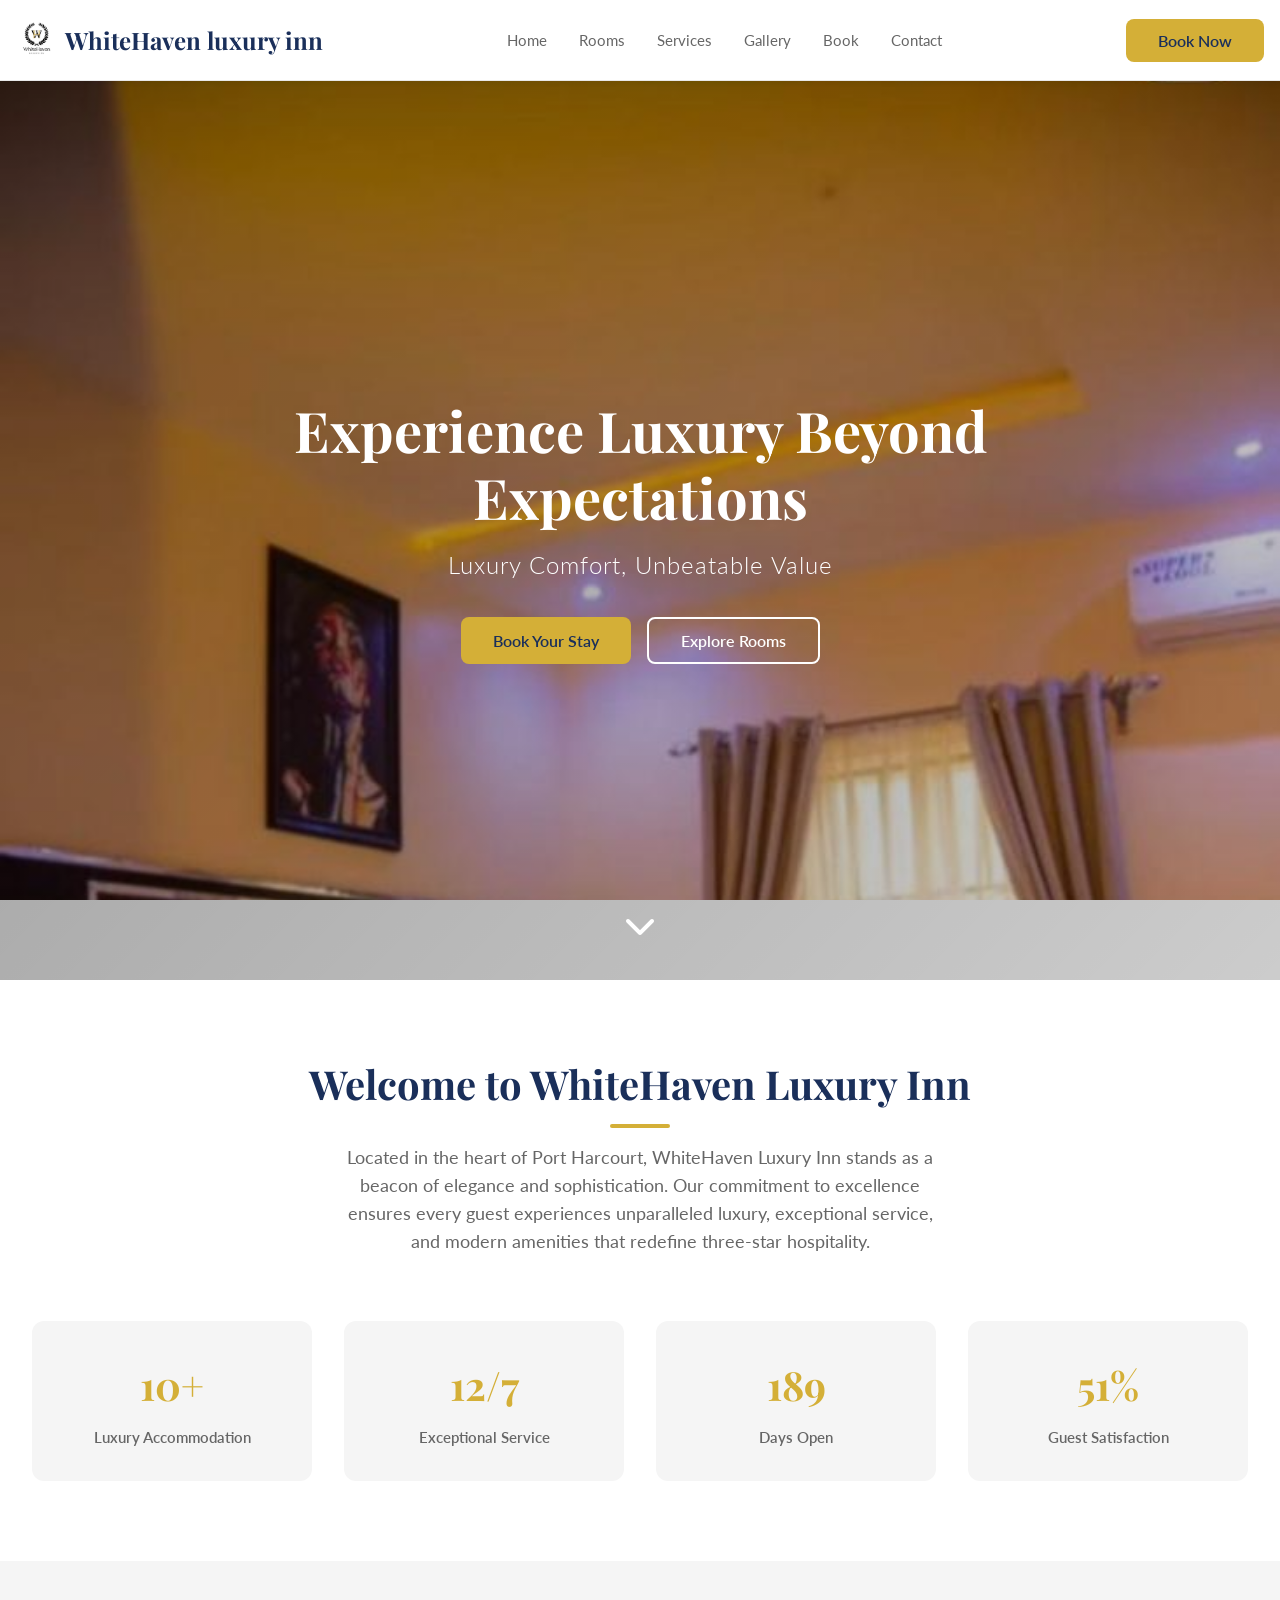
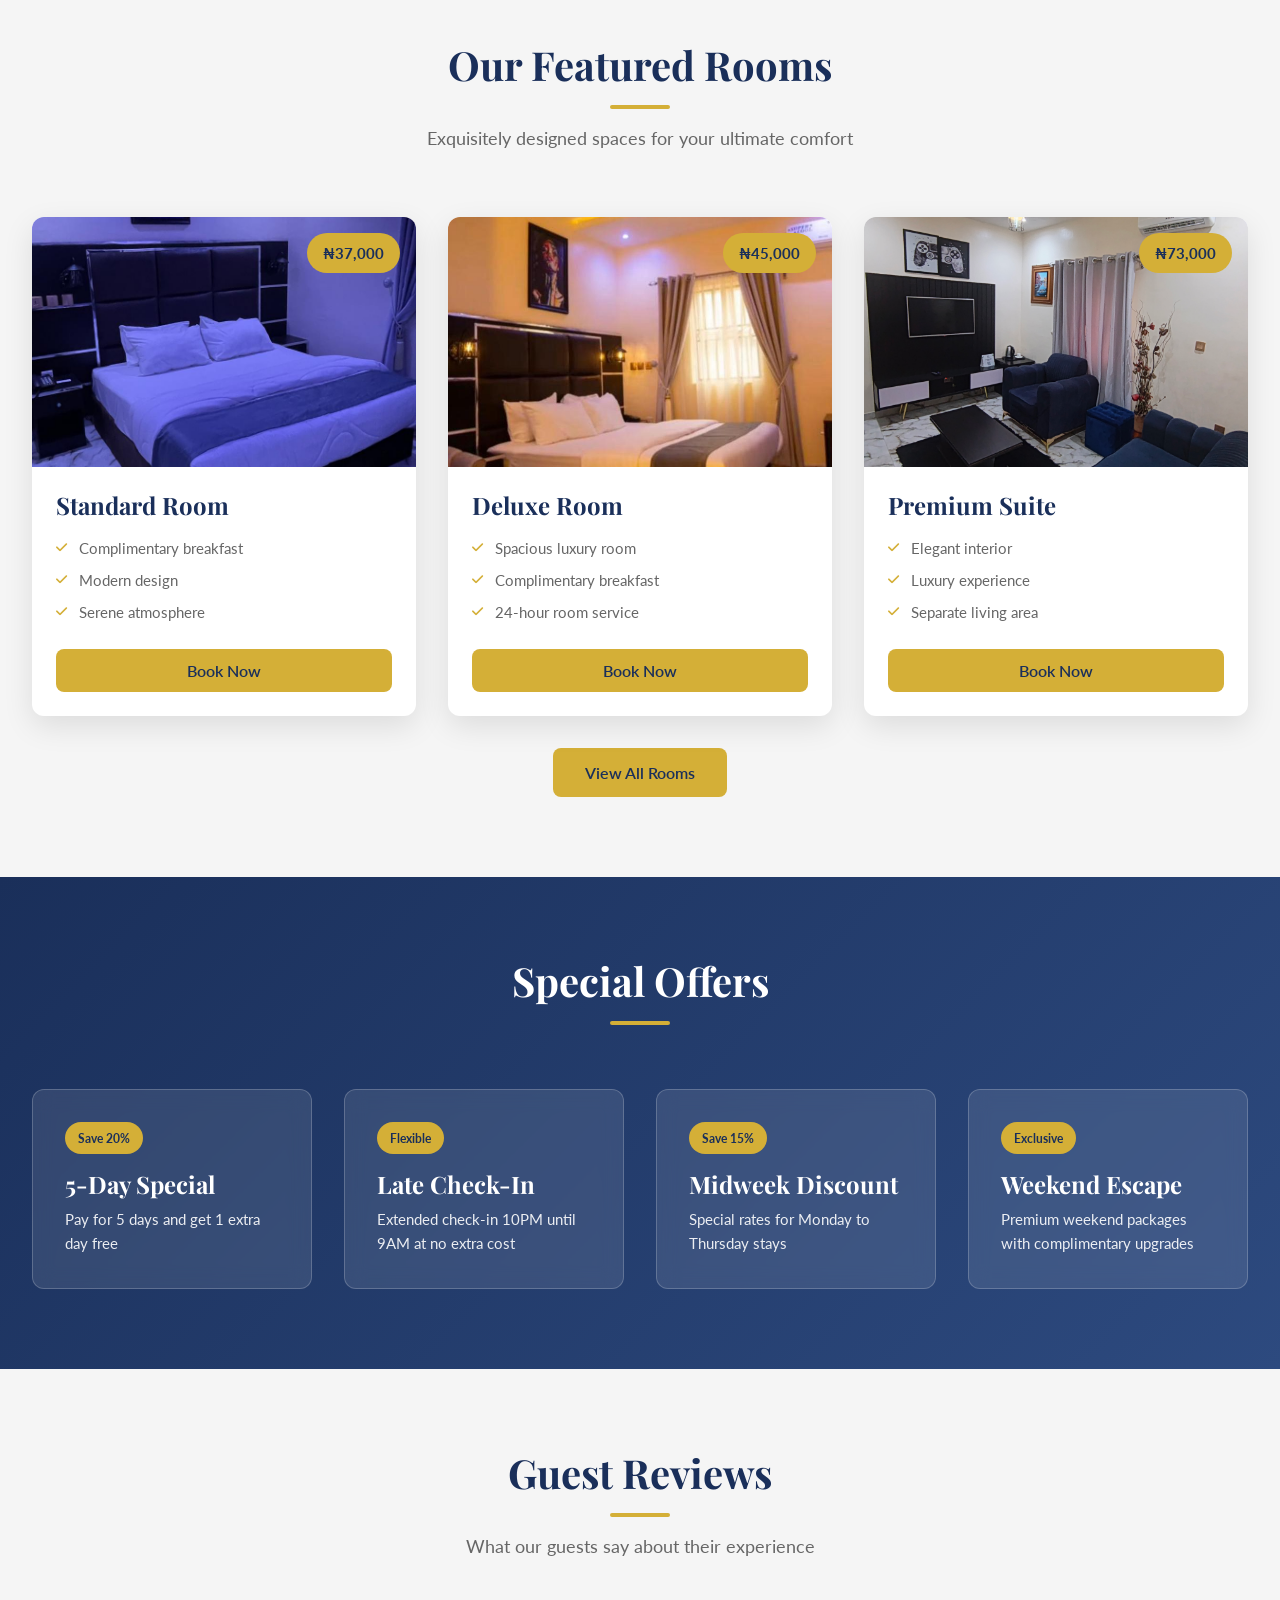
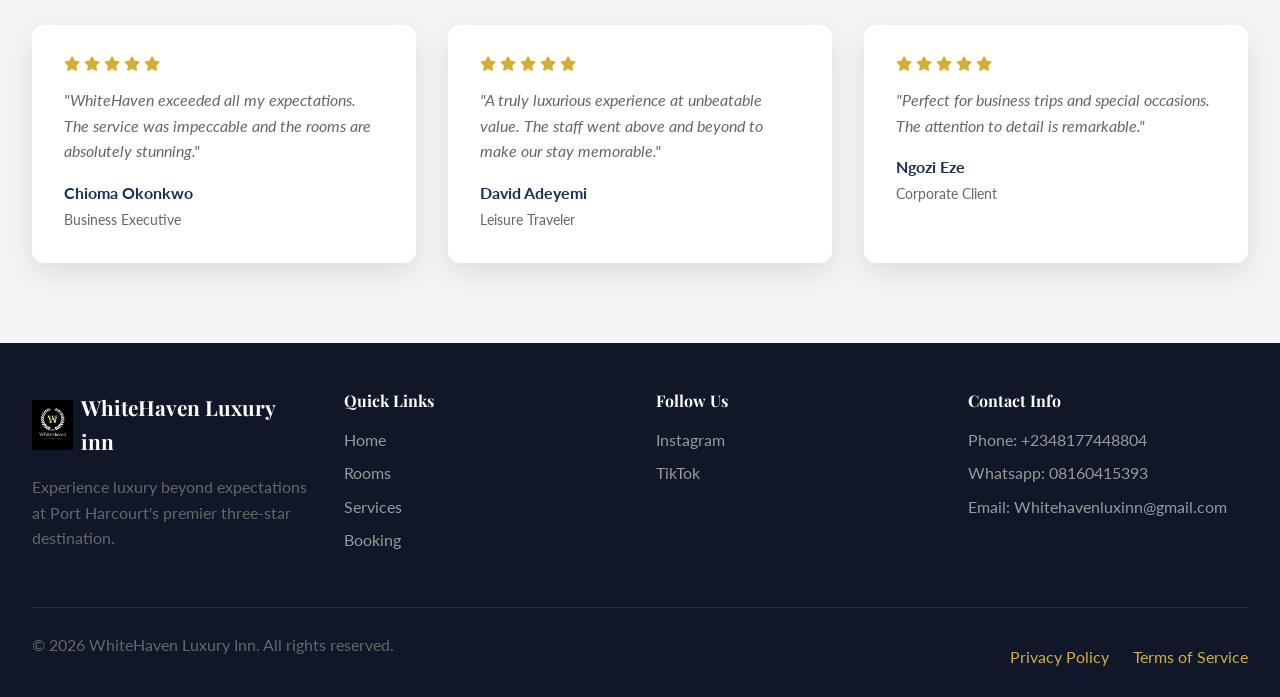
<file: index.html>
<!DOCTYPE html>
<html lang="en">
<head>
    <meta charset="UTF-8">
    <meta name="viewport" content="width=device-width, initial-scale=1.0">
    <title>WhiteHaven Luxury Inn - Premium Five-Star Hotel</title>
    <link rel="preconnect" href="https://fonts.googleapis.com">
    <link rel="preconnect" href="https://fonts.gstatic.com" crossorigin>
    <link href="https://fonts.googleapis.com/css2?family=Playfair+Display:wght@600;700&family=Lato:wght@400;600&display=swap" rel="stylesheet">
    <link rel="stylesheet" href="https://cdnjs.cloudflare.com/ajax/libs/font-awesome/6.4.0/css/all.min.css">
    <link rel="stylesheet" href="styles.css">
</head>
<body>
    <!-- Navigation -->
    <nav class="navbar">
        <div class="nav-container">
            <div class="nav-logo">
                <img src="images/logo.jpg" alt="logo" class="logo-image">
                <span>WhiteHaven luxury inn</span>
            </div>
            <div class="nav-menu">
                <a href="index.html" class="nav-link">Home</a>
                <a href="rooms.html" class="nav-link">Rooms</a>
                <a href="services.html" class="nav-link">Services</a>
                <a href="gallery.html" class="nav-link">Gallery</a>
                <a href="booking.html" class="nav-link">Book</a>
                <a href="contact.html" class="nav-link">Contact</a>
            </div>
            <button class="btn btn-primary nav-btn" onclick="window.location.href='booking.html'">Book Now</button>
            <div class="hamburger" id="hamburger">
                <span></span>
                <span></span>
                <span></span>
            </div>
        </div>
    </nav>

    <!-- Hero Section -->
    <section class="hero">
        <div class="hero-background" style="background-image: url('images/IMG-20260630-WA0051.jpg');">
            <div class="hero-overlay"></div>
        </div>
        <div class="hero-content">
            <h1 class="hero-title animate-fade-in">Experience Luxury Beyond Expectations</h1>
            <p class="hero-subtitle animate-fade-in">Luxury Comfort, Unbeatable Value</p>
            <div class="hero-buttons">
                <button class="btn btn-primary" onclick="window.location.href='booking.html'">Book Your Stay</button>
                <button class="btn btn-outline" onclick="window.location.href='rooms.html'">Explore Rooms</button>
            </div>
        </div>
        <div class="scroll-indicator">
            <i class="fas fa-chevron-down"></i>
        </div>
    </section>

    <!-- About Section -->
    <section class="about">
        <div class="container">
            <div class="section-header">
                <h2>Welcome to WhiteHaven Luxury Inn</h2>
                <div class="accent-line"></div>
                <p>Located in the heart of Port Harcourt, WhiteHaven Luxury Inn stands as a beacon of elegance and sophistication. Our commitment to excellence ensures every guest experiences unparalleled luxury, exceptional service, and modern amenities that redefine three-star hospitality.</p>
            </div>

            <div class="stats-grid">
                <div class="stat-card">
                    <div class="stat-value">20+</div>
                    <div class="stat-label">Luxury Accommodation</div>
                </div>
                <div class="stat-card">
                    <div class="stat-value">24/7</div>
                    <div class="stat-label">Exceptional Service</div>
                </div>
                <div class="stat-card">
                    <div class="stat-value">365 </div>
                    <div class="stat-label">Days Open</div>
                </div>
                <div class="stat-card">
                    <div class="stat-value">99%</div>
                    <div class="stat-label">Guest Satisfaction</div>
                </div>
            </div>
        </div>
    </section>

    <!-- Featured Rooms Section -->
    <section class="featured-rooms">
        <div class="container">
            <div class="section-header">
                <h2>Our Featured Rooms</h2>
                <div class="accent-line"></div>
                <p>Exquisitely designed spaces for your ultimate comfort</p>
            </div>

            <div class="rooms-grid">
                <div class="room-card animate-fade-in-up">
                    <div class="room-image">
                        <img src="images/IMG-20260619-WA0045.jpg" alt="Standard Room">
                        <div class="room-price">₦37,000</div>
                    </div>
                    <div class="room-content">
                        <h3>Standard Room</h3>
                        <ul class="room-features">
                            <li><i class="fas fa-check"></i> Complimentary breakfast</li>
                            <li><i class="fas fa-check"></i> Modern design</li>
                            <li><i class="fas fa-check"></i> Serene atmosphere</li>
                        </ul>
                        <button class="btn btn-primary btn-block" onclick="window.location.href='booking.html'">Book Now</button>
                    </div>
                </div>

                <div class="room-card animate-fade-in-up" style="animation-delay: 0.1s;">
                    <div class="room-image">
                        <img src="images/IMG-20260630-WA0051.jpg" alt="Deluxe Room">
                        <div class="room-price">₦45,000</div>
                    </div>
                    <div class="room-content">
                        <h3>Deluxe Room</h3>
                        <ul class="room-features">
                            <li><i class="fas fa-check"></i> Spacious luxury room</li>
                            <li><i class="fas fa-check"></i> Complimentary breakfast</li>
                            <li><i class="fas fa-check"></i> 24-hour room service</li>
                        </ul>
                        <button class="btn btn-primary btn-block" onclick="window.location.href='booking.html'">Book Now</button>
                    </div>
                </div>

                <div class="room-card animate-fade-in-up" style="animation-delay: 0.2s;">
                    <div class="room-image">
                        <img src="images/Suite room 1 updated.jpg" alt="Premium Suite">
                        <div class="room-price">₦73,000</div>
                    </div>
                    <div class="room-content">
                        <h3>Premium Suite</h3>
                        <ul class="room-features">
                            <li><i class="fas fa-check"></i> Elegant interior</li>
                            <li><i class="fas fa-check"></i> Luxury experience</li>
                            <li><i class="fas fa-check"></i> Separate living area</li>
                        </ul>
                        <button class="btn btn-primary btn-block" onclick="window.location.href='booking.html'">Book Now</button>
                    </div>
                </div>
            </div>

            <div style="text-align: center; margin-top: 2rem;">
                <a href="rooms.html" class="btn btn-primary">View All Rooms</a>
            </div>
        </div>
    </section>

    <!-- Special Offers Section -->
    <section class="offers">
        <div class="container">
            <div class="section-header light">
                <h2>Special Offers</h2>
                <div class="accent-line"></div>
            </div>

            <div class="offers-grid">
                <div class="offer-card animate-fade-in-up">
                    <div class="offer-badge">Save 20%</div>
                    <h3>5-Day Special</h3>
                    <p>Pay for 5 days and get 1 extra day free</p>
                </div>

                <div class="offer-card animate-fade-in-up" style="animation-delay: 0.1s;">
                    <div class="offer-badge">Flexible</div>
                    <h3>Late Check-In</h3>
                    <p>Extended check-in 10PM until 9AM at no extra cost</p>
                </div>

                <div class="offer-card animate-fade-in-up" style="animation-delay: 0.2s;">
                    <div class="offer-badge">Save 15%</div>
                    <h3>Midweek Discount</h3>
                    <p>Special rates for Monday to Thursday stays</p>
                </div>

                <div class="offer-card animate-fade-in-up" style="animation-delay: 0.3s;">
                    <div class="offer-badge">Exclusive</div>
                    <h3>Weekend Escape</h3>
                    <p>Premium weekend packages with complimentary upgrades</p>
                </div>
            </div>
        </div>
    </section>

    <!-- Testimonials Section -->
    <section class="testimonials">
        <div class="container">
            <div class="section-header">
                <h2>Guest Reviews</h2>
                <div class="accent-line"></div>
                <p>What our guests say about their experience</p>
            </div>

            <div class="testimonials-grid">
                <div class="testimonial-card animate-fade-in-up">
                    <div class="stars">
                        <i class="fas fa-star"></i>
                        <i class="fas fa-star"></i>
                        <i class="fas fa-star"></i>
                        <i class="fas fa-star"></i>
                        <i class="fas fa-star"></i>
                    </div>
                    <p class="testimonial-text">"WhiteHaven exceeded all my expectations. The service was impeccable and the rooms are absolutely stunning."</p>
                    <p class="testimonial-author">Chioma Okonkwo</p>
                    <p class="testimonial-role">Business Executive</p>
                </div>

                <div class="testimonial-card animate-fade-in-up" style="animation-delay: 0.1s;">
                    <div class="stars">
                        <i class="fas fa-star"></i>
                        <i class="fas fa-star"></i>
                        <i class="fas fa-star"></i>
                        <i class="fas fa-star"></i>
                        <i class="fas fa-star"></i>
                    </div>
                    <p class="testimonial-text">"A truly luxurious experience at unbeatable value. The staff went above and beyond to make our stay memorable."</p>
                    <p class="testimonial-author">David Adeyemi</p>
                    <p class="testimonial-role">Leisure Traveler</p>
                </div>

                <div class="testimonial-card animate-fade-in-up" style="animation-delay: 0.2s;">
                    <div class="stars">
                        <i class="fas fa-star"></i>
                        <i class="fas fa-star"></i>
                        <i class="fas fa-star"></i>
                        <i class="fas fa-star"></i>
                        <i class="fas fa-star"></i>
                    </div>
                    <p class="testimonial-text">"Perfect for business trips and special occasions. The attention to detail is remarkable."</p>
                    <p class="testimonial-author">Ngozi Eze</p>
                    <p class="testimonial-role">Corporate Client</p>
                </div>
            </div>
        </div>
    </section>

    <!-- Footer -->
    <footer class="footer">
        <div class="container">
            <div class="footer-grid">
                <div class="footer-section">
                    <div class="footer-logo">
                        <img src="images/logo2.jpg" alt="logo" class="logo-image">
                        <span>WhiteHaven Luxury inn</span>
                    </div>
                    <p>Experience luxury beyond expectations at Port Harcourt's premier three-star destination.</p>
                </div>

                <div class="footer-section">
                    <h4>Quick Links</h4>
                    <ul>
                        <li><a href="index.html">Home</a></li>
                        <li><a href="rooms.html">Rooms</a></li>
                        <li><a href="services.html">Services</a></li>
                        <li><a href="booking.html">Booking</a></li>
                    </ul>
                </div>

                <div class="footer-section">
                    <h4>Follow Us</h4>
                    <ul>
                        <li><a href="https://Instagram.com/Whitehavenluxuryinn?igsh=cGEwOXdiYXJraDUO">Instagram</a></li>
                        <li><a href="https://vm.tiktok.com/ZS96P27wtJWMg-n7Ezk">TikTok</a></li>
                    </ul>
                </div>

                <div class="footer-section">
                    <h4>Contact Info</h4>
                    <ul>
                        <li>Phone: +2348177448804</li>
                        <li><a href="https://wa.me/8160415393?text=Hello%20WhiteHeaven%20Luxury%20Inn%2C%20I%20would%20like%20to%20book%20a%20room">Whatsapp: 08160415393 </a></li>
                        <li><a href="https://mailto:Whitehavenluxinn@gmail.com">Email: Whitehavenluxinn@gmail.com</a></li>
                    </ul>
                </div>
            </div>

            <div class="footer-bottom">
                <p>&copy; 2026 WhiteHaven Luxury Inn. All rights reserved.</p>
                <div class="footer-links">
                    <a href="#">Privacy Policy</a>
                    <a href="#">Terms of Service</a>
                </div>
            </div>
        </div>
    </footer>

    <script src="script.js"></script>
</body>
</html>
</file>
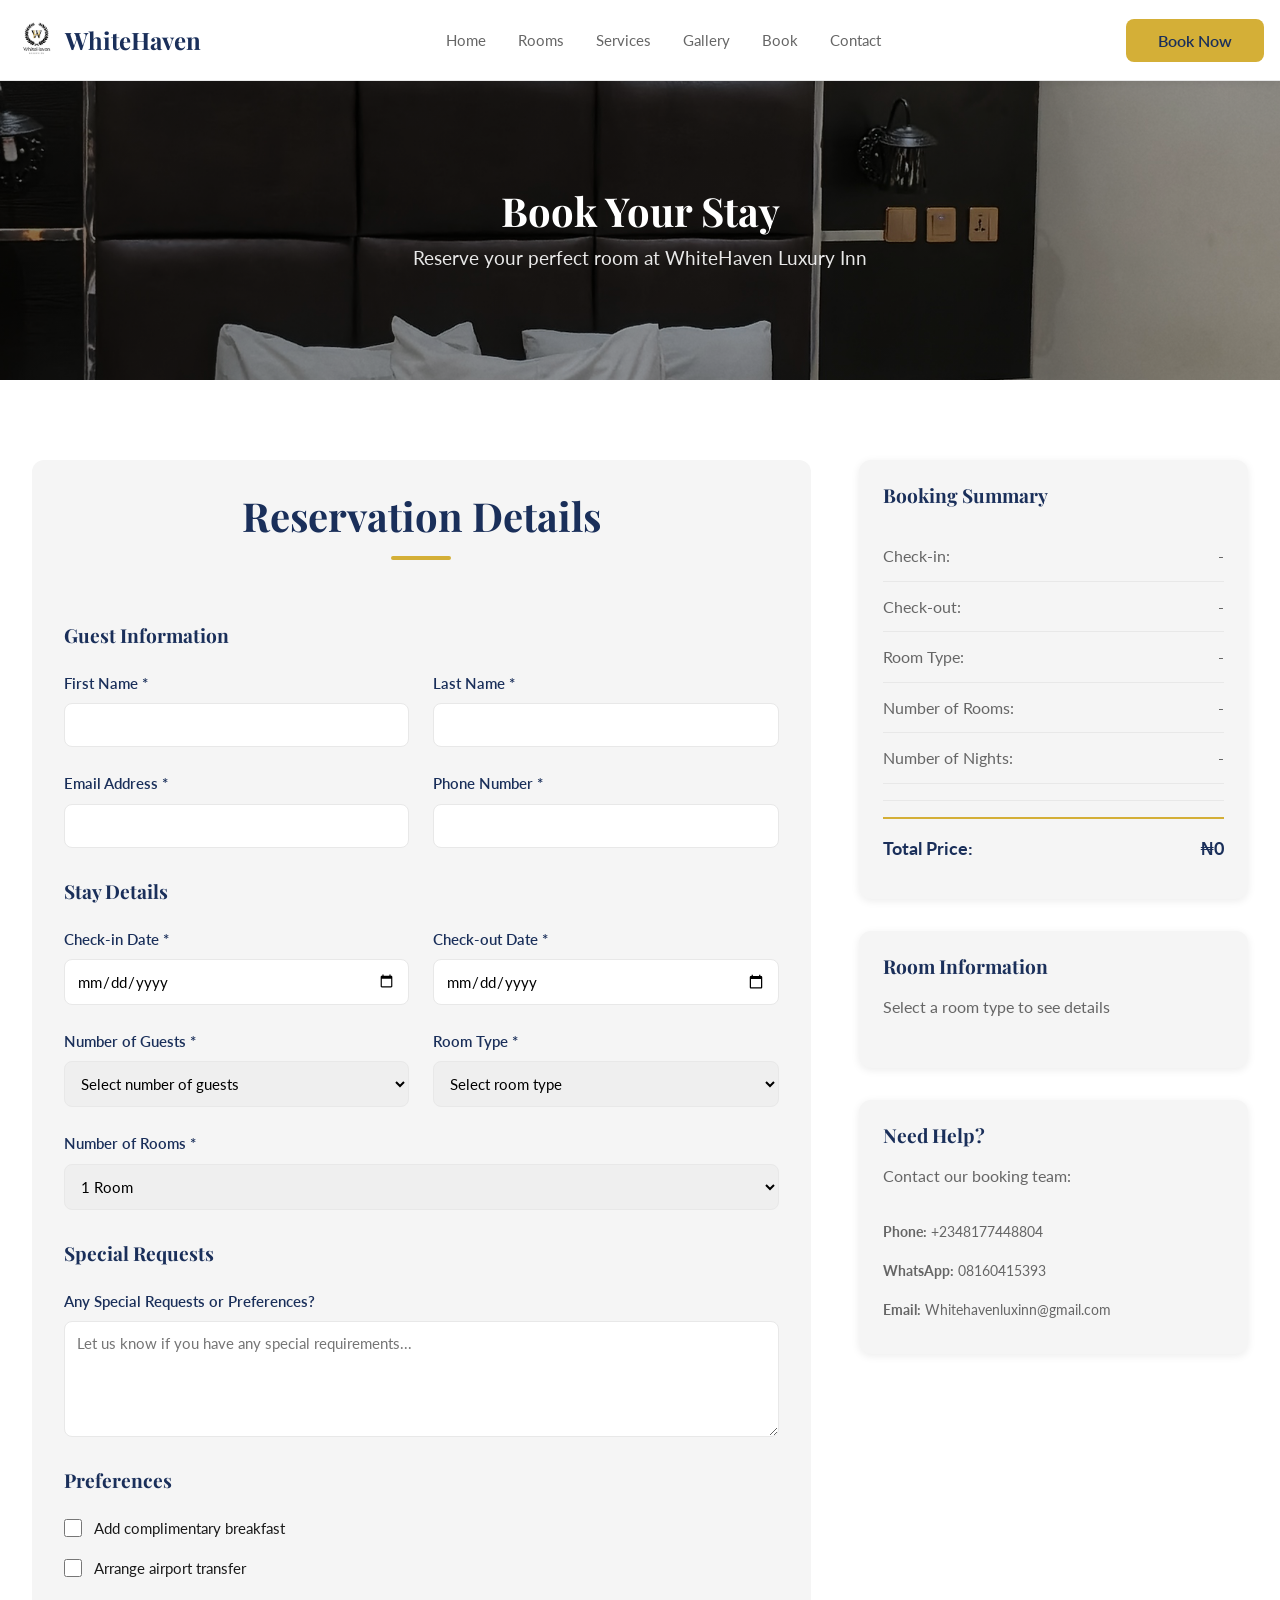
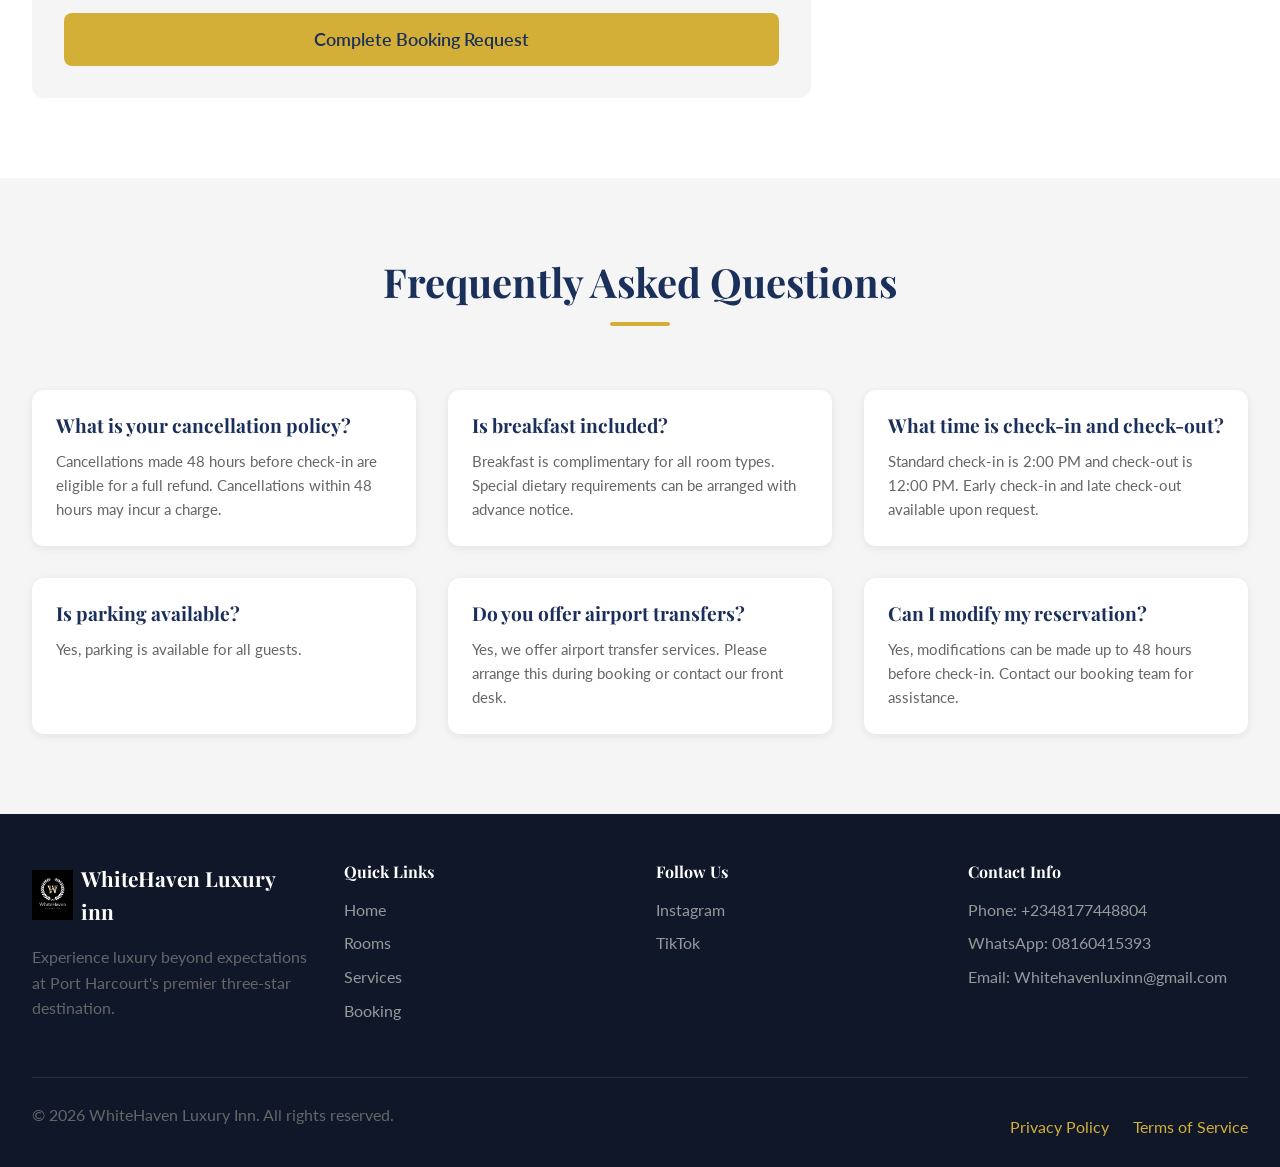
<file: booking.html>
<!DOCTYPE html>
<html lang="en">
<head>
    <meta charset="UTF-8">
    <meta name="viewport" content="width=device-width, initial-scale=1.0">
    <title>Book Your Stay - WhiteHaven Luxury Inn</title>
    <link rel="preconnect" href="https://fonts.googleapis.com">
    <link rel="preconnect" href="https://fonts.gstatic.com" crossorigin>
    <link href="https://fonts.googleapis.com/css2?family=Playfair+Display:wght@600;700&family=Lato:wght@400;600&display=swap" rel="stylesheet">
    <link rel="stylesheet" href="https://cdnjs.cloudflare.com/ajax/libs/font-awesome/6.4.0/css/all.min.css">
    <link rel="stylesheet" href="styles.css">
</head>
<body>
    <!-- Navigation -->
    <nav class="navbar">
        <div class="nav-container">
            <div class="nav-logo">
                <img src="images/logo.jpg" alt="logo" class="logo-image">
                <span>WhiteHaven</span>
            </div>
            <div class="nav-menu">
                <a href="index.html" class="nav-link">Home</a>
                <a href="rooms.html" class="nav-link">Rooms</a>
                <a href="services.html" class="nav-link">Services</a>
                <a href="gallery.html" class="nav-link">Gallery</a>
                <a href="booking.html" class="nav-link">Book</a>
                <a href="contact.html" class="nav-link">Contact</a>
            </div>
            <button class="btn btn-primary nav-btn" onclick="window.location.href='booking.html'">Book Now</button>
            <div class="hamburger">
                <span></span>
                <span></span>
                <span></span>
            </div>
        </div>
    </nav>

    <!-- Page Header -->
    <section class="page-header" style="background-image: url('images/Deluxe\ 2.jpg');">
        <div class="page-header-overlay"></div>
        <div class="page-header-content">
            <h1>Book Your Stay</h1>
            <p>Reserve your perfect room at WhiteHaven Luxury Inn</p>
        </div>
    </section>

    <!-- Booking Section -->
    <section class="booking-page">
        <div class="container">
            <div class="booking-wrapper">
                <div class="booking-form-section">
                    <div class="section-header">
                        <h2>Reservation Details</h2>
                        <div class="accent-line"></div>
                    </div>

                    <form id="bookingForm" class="booking-form-full" action="https://formspree.io/f/meebrrel" method="post" >
                        <!-- Guest Information --> 
                        <div class="form-section">
                            <h3>Guest Information</h3>
                            <div class="form-row">
                                <div class="form-group">
                                    <label for="firstName">First Name *</label>
                                    <input type="text" id="firstName" name="firstName" required>
                                </div>
                                <div class="form-group">
                                    <label for="lastName">Last Name *</label>
                                    <input type="text" id="lastName" name="lastName" required>
                                </div>
                            </div>

                            <div class="form-row">
                                <div class="form-group">
                                    <label for="email">Email Address *</label>
                                    <input type="email" id="email" name="email" required>
                                </div>
                                <div class="form-group">
                                    <label for="phone">Phone Number *</label>
                                    <input type="tel" id="phone" name="phone" required>
                                </div>
                            </div>
                        </div>

                        <!-- Stay Details -->
                        <div class="form-section">
                            <h3>Stay Details</h3>
                            <div class="form-row">
                                <div class="form-group">
                                    <label for="checkIn">Check-in Date *</label>
                                    <input type="date" id="checkIn" name="checkIn" required>
                                </div>
                                <div class="form-group">
                                    <label for="checkOut">Check-out Date *</label>
                                    <input type="date" id="checkOut" name="checkOut" required>
                                </div>
                            </div>

                            <div class="form-row">
                                <div class="form-group">
                                    <label for="guests">Number of Guests *</label>
                                    <select id="guests" name="guests" required>
                                        <option value="">Select number of guests</option>
                                        <option value="1">1 Guest</option>
                                        <option value="2">2 Guests</option>
                                        <option value="3">3 Guests</option>
                                        <option value="4">4 Guests</option>
                                        <option value="5">5 Guests</option>
                                        <option value="6">6 Guests</option>
                                    </select>
                                </div>
                                <div class="form-group">
                                    <label for="roomType">Room Type *</label>
                                    <select id="roomType" name="roomType" required>
                                        <option value="">Select room type</option>
                                        <option value="standard">Standard Room - ₦37,000/night</option>
                                        <option value="deluxe">Deluxe Room - ₦45,000/night</option>
                                        <option value="suite">Premium Suite - ₦73,000/night</option>
                                    </select>
                                </div>
                            </div>

                            <div class="form-row">
                                <div class="form-group">
                                    <label for="roomCount">Number of Rooms *</label>
                                    <select id="roomCount" name="roomCount" required>
                                        <option value="1">1 Room</option>
                                        <option value="2">2 Rooms</option>
                                        <option value="3">3 Rooms</option>
                                        <option value="4">4 Rooms</option>
                                        <option value="5">5 Rooms</option>
                                    </select>
                                </div>
                            </div>
                        </div>

                        <!-- Special Requests -->
                        <div class="form-section">
                            <h3>Special Requests</h3>
                            <div class="form-group">
                                <label for="requests">Any Special Requests or Preferences?</label>
                                <textarea id="requests" name="requests" rows="5" placeholder="Let us know if you have any special requirements..."></textarea>
                            </div>
                        </div>

                        <!-- Preferences -->
                        <div class="form-section">
                            <h3>Preferences</h3>
                            <div class="checkbox-group">
                                <label class="checkbox-label">
                                    <input type="checkbox" name="breakfast" id="breakfast">
                                    <span>Add complimentary breakfast</span>
                                </label>
                                <label class="checkbox-label">
                                    <input type="checkbox" name="airport" id="airport">
                                    <span>Arrange airport transfer</span>
                                </label>
                            </div>
                        </div>

                        <button type="submit" class="btn btn-primary btn-block btn-large">Complete Booking Request</button>
                    </form>
                </div>

                <!-- Booking Summary -->
                <div class="booking-summary-section">
                    <div class="booking-summary">
                        <h3>Booking Summary</h3>
                        <div class="summary-item">
                            <span>Check-in:</span>
                            <span id="summaryCheckIn">-</span>
                        </div>
                        <div class="summary-item">
                            <span>Check-out:</span>
                            <span id="summaryCheckOut">-</span>
                        </div>
                        <div class="summary-item">
                            <span>Room Type:</span>
                            <span id="summaryRoom">-</span>
                        </div>
                        <div class="summary-item">
                            <span>Number of Rooms:</span>
                            <span id="summaryRoomCount">-</span>
                        </div>
                        <div class="summary-item">
                            <span>Number of Nights:</span>
                            <span id="summaryNights">-</span>
                        </div>
                        <div class="summary-divider"></div>
                        <div class="summary-item total">
                            <span>Total Price:</span>
                            <span id="summaryTotal">₦0</span>
                        </div>
                    </div>

                    <!-- Room Info Card -->
                    <div class="room-info-card">
                        <h4>Room Information</h4>
                        <div id="roomInfoContent">
                            <p>Select a room type to see details</p>
                        </div>
                    </div>

                    <!-- Contact Info -->
                    <div class="contact-info-card">
                        <h4>Need Help?</h4>
                        <p>Contact our booking team:</p>
                        <ul>
                            <li><strong>Phone:</strong> +2348177448804</li>
                            <li><strong>WhatsApp:</strong> 08160415393</li>
                            <li><strong>Email:</strong> Whitehavenluxinn@gmail.com</li>
                        </ul>
                    </div>
                </div>
            </div>
        </div>
    </section>

    <!-- FAQ Section -->
    <section class="faq-section">
        <div class="container">
            <div class="section-header">
                <h2>Frequently Asked Questions</h2>
                <div class="accent-line"></div>
            </div>

            <div class="faq-grid">
                <div class="faq-item">
                    <h4>What is your cancellation policy?</h4>
                    <p>Cancellations made 48 hours before check-in are eligible for a full refund. Cancellations within 48 hours may incur a charge.</p>
                </div>
                <div class="faq-item">
                    <h4>Is breakfast included?</h4>
                    <p>Breakfast is complimentary for all room types. Special dietary requirements can be arranged with advance notice.</p>
                </div>
                <div class="faq-item">
                    <h4>What time is check-in and check-out?</h4>
                    <p>Standard check-in is 2:00 PM and check-out is 12:00 PM. Early check-in and late check-out available upon request.</p>
                </div>
                <div class="faq-item">
                    <h4>Is parking available?</h4>
                    <p>Yes, parking is available for all guests.</p>
                </div>
                <div class="faq-item">
                    <h4>Do you offer airport transfers?</h4>
                    <p>Yes, we offer airport transfer services. Please arrange this during booking or contact our front desk.</p>
                </div>
                <div class="faq-item">
                    <h4>Can I modify my reservation?</h4>
                    <p>Yes, modifications can be made up to 48 hours before check-in. Contact our booking team for assistance.</p>
                </div>
            </div>
        </div>
    </section>

    <!-- Footer -->
    <footer class="footer">
        <div class="container">
            <div class="footer-grid">
                <div class="footer-section">
                    <div class="footer-logo">
                        <img src="images/logo2.jpg" alt="logo" class="logo-image">
                        <span>WhiteHaven Luxury inn</span>
                    </div>
                    <p>Experience luxury beyond expectations at Port Harcourt's premier three-star destination.</p>
                </div>

                <div class="footer-section">
                    <h4>Quick Links</h4>
                    <ul>
                        <li><a href="home.html">Home</a></li>
                        <li><a href="rooms.html">Rooms</a></li>
                        <li><a href="services.html">Services</a></li>
                        <li><a href="booking.html">Booking</a></li>
                    </ul>
                </div>

                <div class="footer-section">
                    <h4>Follow Us</h4>
                    <ul>
                        <li><a href="https://Instagram.com/Whitehavenluxuryinn?igsh=cGEwOXdiYXJraDUO">Instagram</a></li>
                        <li><a href="https://vm.tiktok.com/ZS96P27wtJWMg-n7Ezk">TikTok</a></li>
                    </ul>
                </div>

                <div class="footer-section">
                    <h4>Contact Info</h4>
                    <ul>
                        <li>Phone: +2348177448804</li>
                        <li><a href="https://wa.me/8160415393?text=Hello%20WhiteHeaven%20Luxury%20Inn%2C%20I%20would%20like%20to%20book%20a%20room">WhatsApp: 08160415393 </a></li>
                        <li><a href="https://mailto:Whitehavenluxinn@gmail.com">Email: Whitehavenluxinn@gmail.com</a></li>
                    </ul>
                </div>
            </div>

            <div class="footer-bottom">
                <p>&copy; 2026 WhiteHaven Luxury Inn. All rights reserved.</p>
                <div class="footer-links">
                    <a href="#">Privacy Policy</a>
                    <a href="#">Terms of Service</a>
                </div>
            </div>
        </div>
    </footer>

    <script src="script.js"></script>
</body>
</html>
</file>
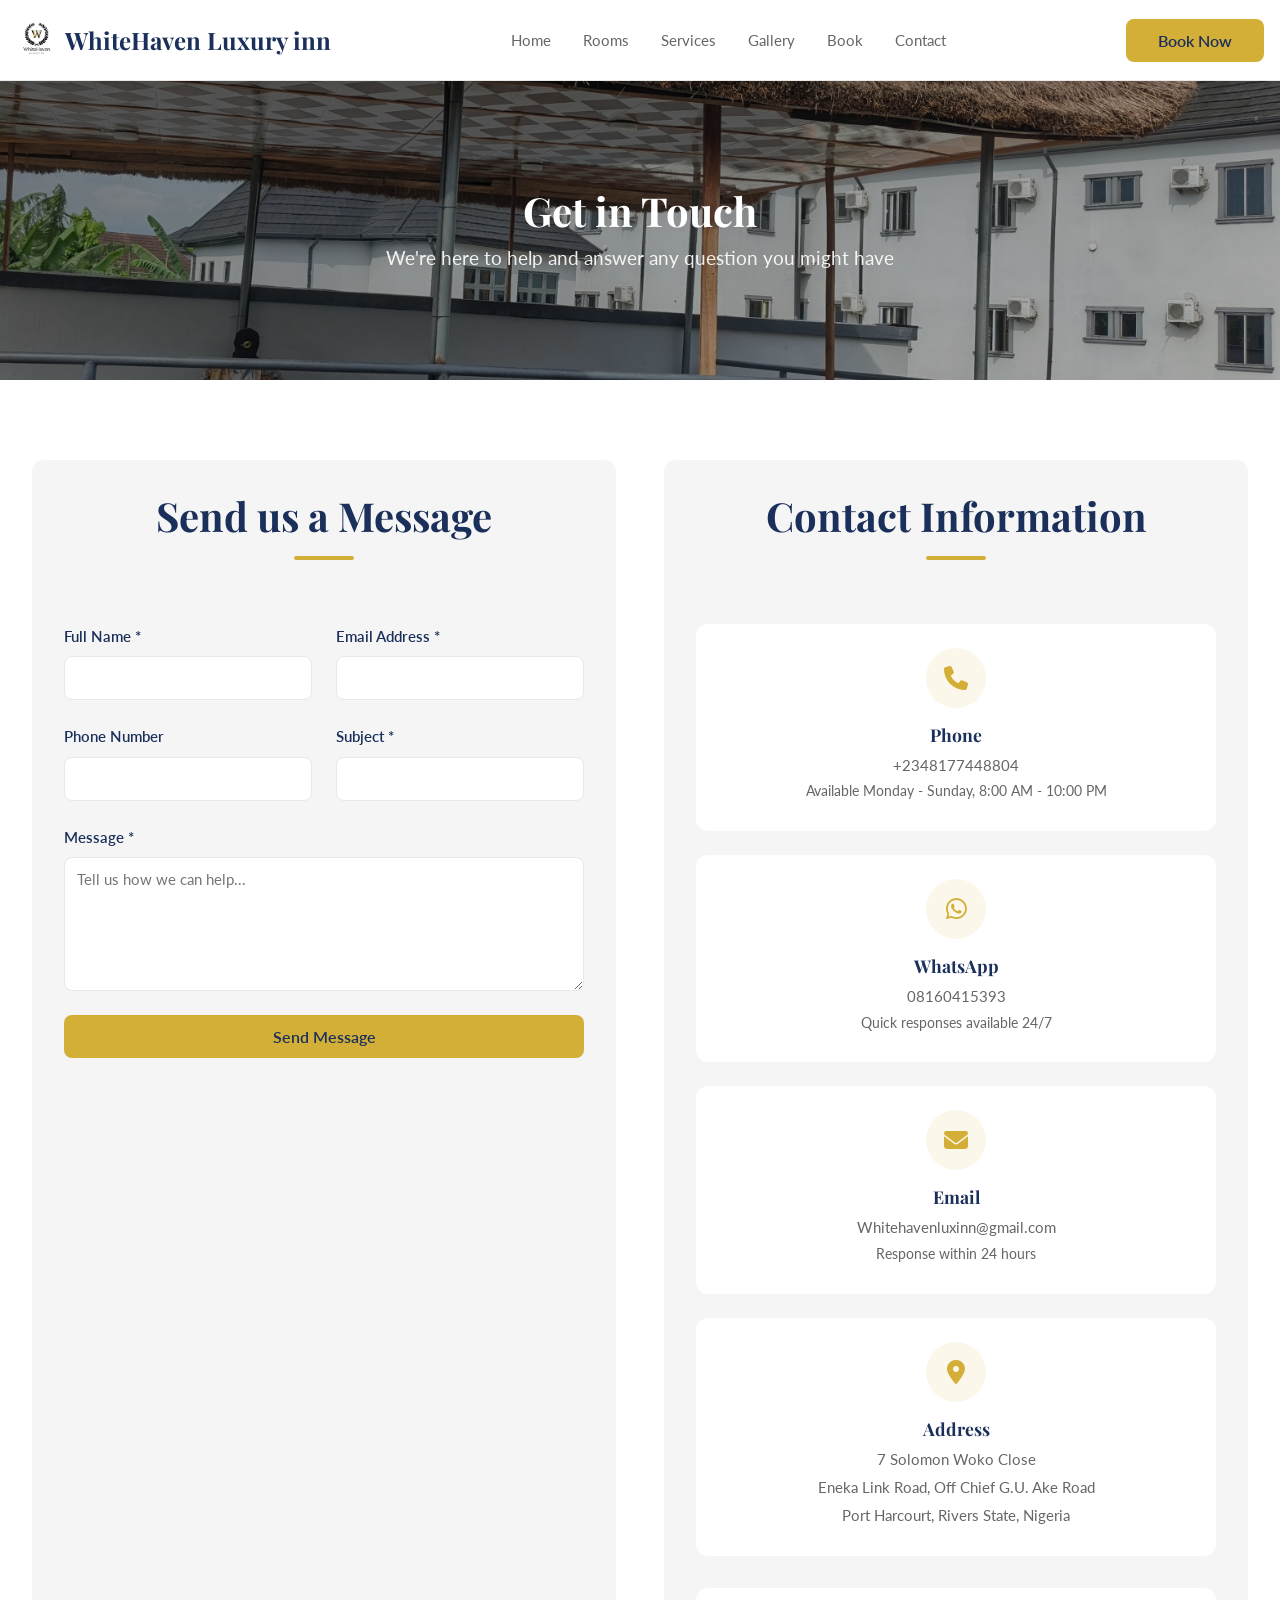
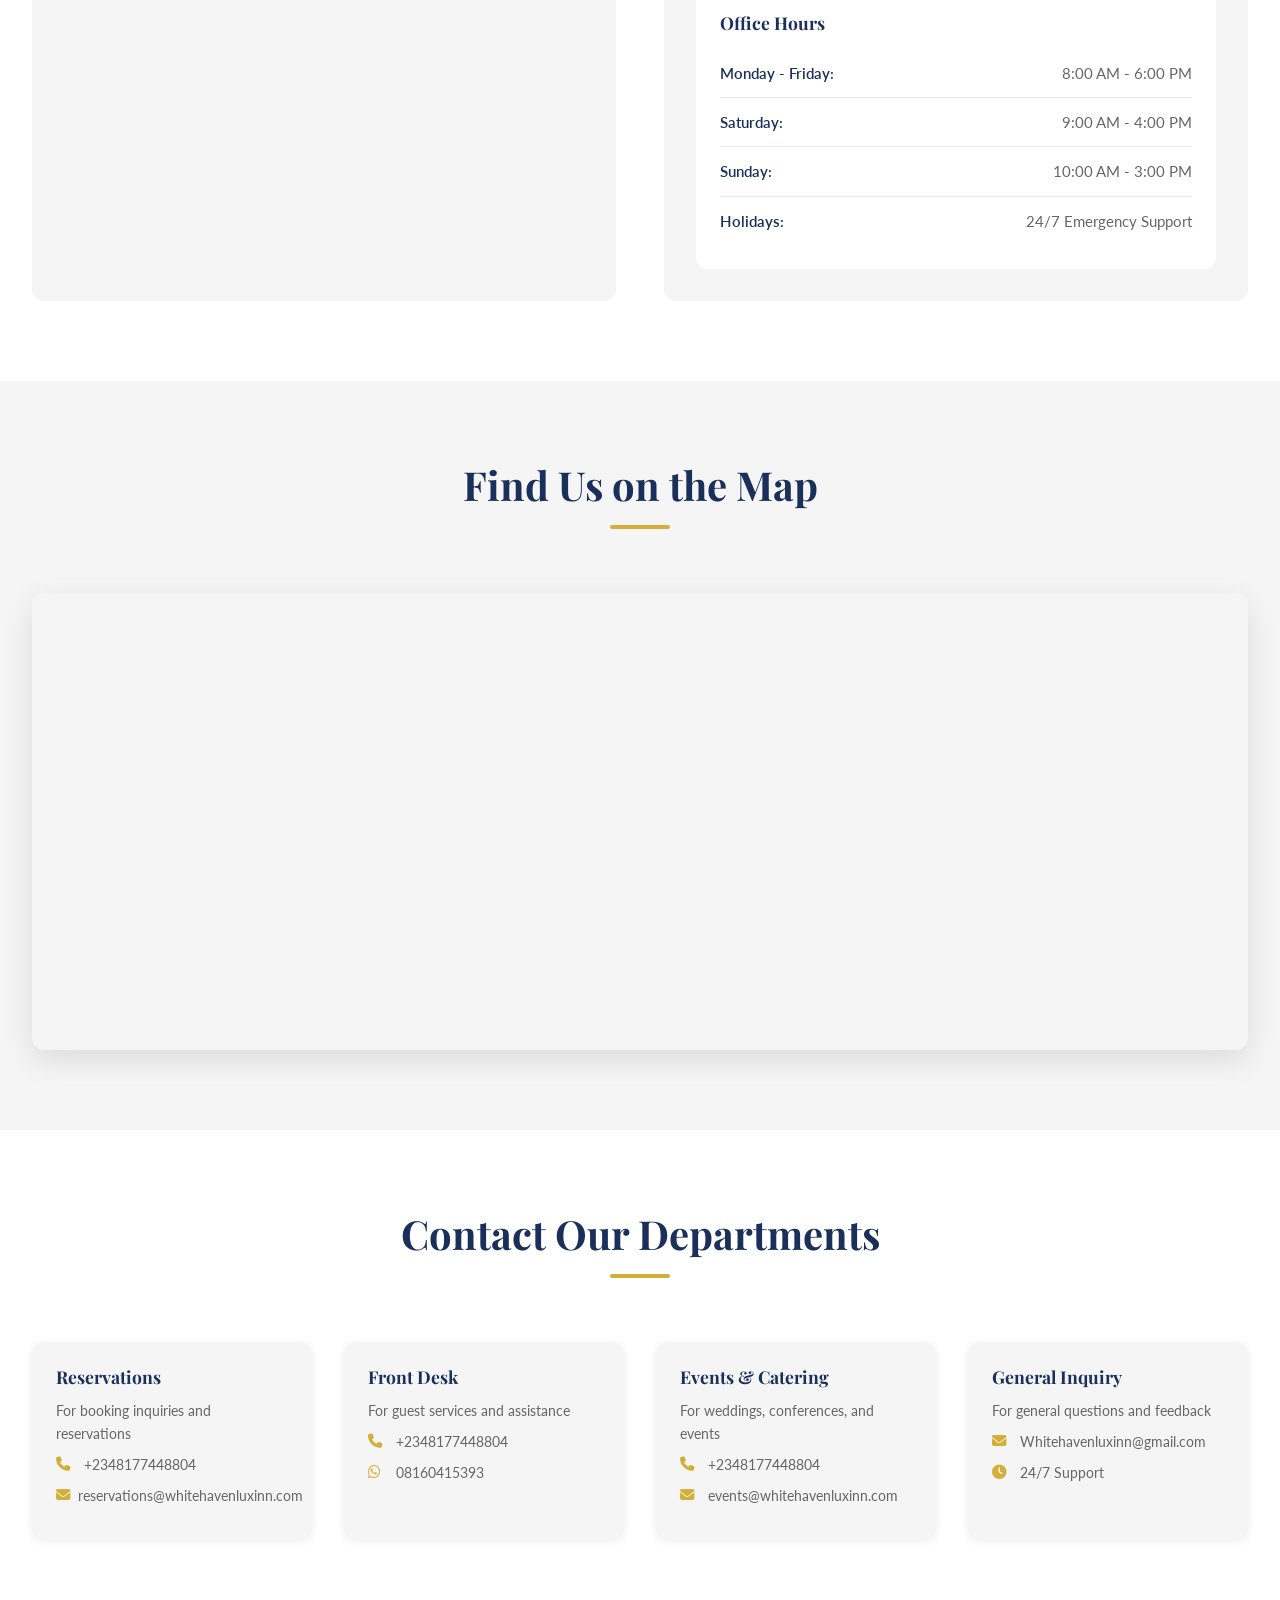
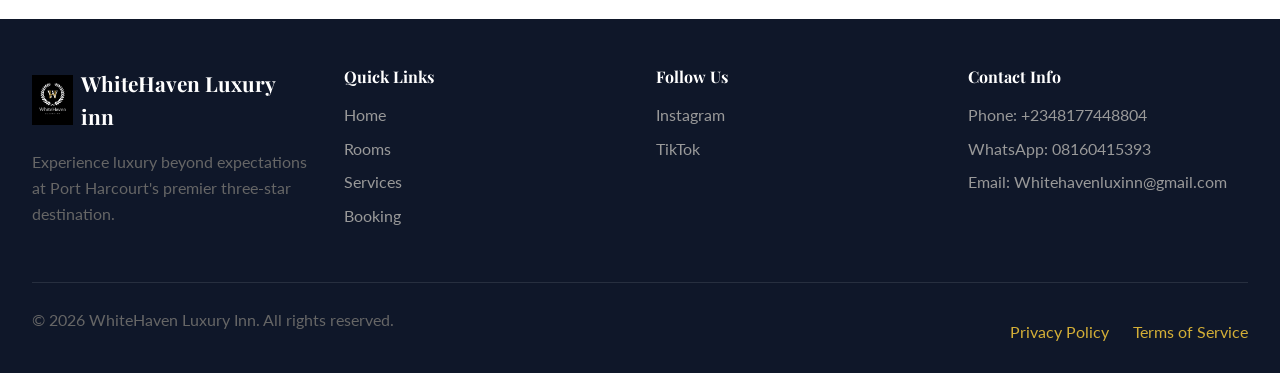
<file: contact.html>
<!DOCTYPE html>
<html lang="en">
<head>
    <meta charset="UTF-8">
    <meta name="viewport" content="width=device-width, initial-scale=1.0">
    <title>Contact Us - WhiteHaven Luxury Inn</title>
    <link rel="preconnect" href="https://fonts.googleapis.com">
    <link rel="preconnect" href="https://fonts.gstatic.com" crossorigin>
    <link href="https://fonts.googleapis.com/css2?family=Playfair+Display:wght@600;700&family=Lato:wght@400;600&display=swap" rel="stylesheet">
    <link rel="stylesheet" href="https://cdnjs.cloudflare.com/ajax/libs/font-awesome/6.4.0/css/all.min.css">
    <link rel="stylesheet" href="styles.css">
</head>
<body>
    <!-- Navigation -->
    <nav class="navbar">
        <div class="nav-container">
            <div class="nav-logo">
                <img src="images/logo.jpg" alt="logo" class="logo-image">
                <span>WhiteHaven Luxury inn</span>
            </div>
            <div class="nav-menu">
                <a href="index.html" class="nav-link">Home</a>
                <a href="rooms.html" class="nav-link">Rooms</a>
                <a href="services.html" class="nav-link">Services</a>
                <a href="gallery.html" class="nav-link">Gallery</a>
                <a href="booking.html" class="nav-link">Book</a>
                <a href="contact.html" class="nav-link">Contact</a>
            </div>
            <button class="btn btn-primary nav-btn" onclick="window.location.href='booking.html'">Book Now</button>
            <div class="hamburger">
                <span></span>
                <span></span>
                <span></span>
            </div>
        </div>
    </nav>

    <!-- Page Header -->
    <section class="page-header" style="background-image: url('images/Bush\ bar\ side\ view.jpg');">
        <div class="page-header-overlay"></div>
        <div class="page-header-content">
            <h1>Get in Touch</h1>
            <p>We're here to help and answer any question you might have</p>
        </div>
    </section>

    <!-- Contact Section -->
    <section class="contact-page">
        <div class="container">
            <div class="contact-wrapper">
                <!-- Contact Form -->
                <div class="contact-form-section">
                    <div class="section-header">
                        <h2>Send us a Message</h2>
                        <div class="accent-line"></div>
                    </div>

                    <form id="contactForm" class="contact-form">
                        <div class="form-row">
                            <div class="form-group">
                                <label for="contactName">Full Name *</label>
                                <input type="text" id="contactName" name="name" required>
                            </div>
                            <div class="form-group">
                                <label for="contactEmail">Email Address *</label>
                                <input type="email" id="contactEmail" name="email" required>
                            </div>
                        </div>

                        <div class="form-row">
                            <div class="form-group">
                                <label for="contactPhone">Phone Number</label>
                                <input type="tel" id="contactPhone" name="phone">
                            </div>
                            <div class="form-group">
                                <label for="contactSubject">Subject *</label>
                                <input type="text" id="contactSubject" name="subject" required>
                            </div>
                        </div>

                        <div class="form-group">
                            <label for="contactMessage">Message *</label>
                            <textarea id="contactMessage" name="message" rows="6" required placeholder="Tell us how we can help..."></textarea>
                        </div>

                        <button type="submit" class="btn btn-primary btn-block">Send Message</button>
                    </form>
                </div>

                <!-- Contact Information -->
                <div class="contact-info-section">
                    <div class="section-header">
                        <h2>Contact Information</h2>
                        <div class="accent-line"></div>
                    </div>

                    <div class="contact-methods">
                        <div class="contact-method">
                            <div class="contact-method-icon">
                                <i class="fas fa-phone"></i>
                            </div>
                            <h3>Phone</h3>
                            <p>+2348177448804</p>
                            <p class="small">Available Monday - Sunday, 8:00 AM - 10:00 PM</p>
                        </div>

                        <div class="contact-method">
                            <div class="contact-method-icon">
                                <i class="fab fa-whatsapp"></i>
                            </div>
                            <h3>WhatsApp</h3>
                            <p>08160415393</p>
                            <p class="small">Quick responses available 24/7</p>
                        </div>

                        <div class="contact-method">
                            <div class="contact-method-icon">
                                <i class="fas fa-envelope"></i>
                            </div>
                            <h3>Email</h3>
                            <p>Whitehavenluxinn@gmail.com</p>
                            <p class="small">Response within 24 hours</p>
                        </div>

                        <div class="contact-method">
                            <div class="contact-method-icon">
                                <i class="fas fa-map-marker-alt"></i>
                            </div>
                            <h3>Address</h3>
                            <p>7 Solomon Woko Close</p>
                            <p>Eneka Link Road, Off Chief G.U. Ake Road</p>
                            <p>Port Harcourt, Rivers State, Nigeria</p>
                        </div>
                    </div>

                    <!-- Office Hours -->
                    <div class="office-hours">
                        <h3>Office Hours</h3>
                        <ul>
                            <li>
                                <span>Monday - Friday:</span>
                                <span>8:00 AM - 6:00 PM</span>
                            </li>
                            <li>
                                <span>Saturday:</span>
                                <span>9:00 AM - 4:00 PM</span>
                            </li>
                            <li>
                                <span>Sunday:</span>
                                <span>10:00 AM - 3:00 PM</span>
                            </li>
                            <li>
                                <span>Holidays:</span>
                                <span>24/7 Emergency Support</span>
                            </li>
                        </ul>
                    </div>
                </div>
            </div>
        </div>
    </section>

    <!-- Map Section -->
    <section class="map-section">
        <div class="container">
            <div class="section-header">
                <h2>Find Us on the Map</h2>
                <div class="accent-line"></div>
            </div>

            <div class="map-container">
                <iframe src="https://www.google.com/maps/embed?pb=!1m18!1m12!1m3!1d3975.288470563785!2d7.021541699999998!3d4.8912911999999995!2m3!1f0!2f0!3f0!3m2!1i1024!2i768!4f13.1!3m3!1m2!1s0x1069cfc6d820548d%3A0x42c0b238e7ededc7!2sWhiteHaven%20Luxury%20Inn!5e0!3m2!1sen!2sng!4v1782762352953!5m2!1sen!2sng" width="600" height="450" style="border:0;" allowfullscreen="" loading="lazy" referrerpolicy="strict-origin-when-cross-origin"></iframe>
            </div>
        </div>
    </section>

    <!-- Departments Section -->
    <section class="departments-section">
        <div class="container">
            <div class="section-header">
                <h2>Contact Our Departments</h2>
                <div class="accent-line"></div>
            </div>

            <div class="departments-grid">
                <div class="department-card">
                    <h3>Reservations</h3>
                    <p>For booking inquiries and reservations</p>
                    <p class="contact-detail">
                        <i class="fas fa-phone"></i>
                        +2348177448804
                    </p>
                    <p class="contact-detail">
                        <i class="fas fa-envelope"></i>
                        reservations@whitehavenluxinn.com
                    </p>
                </div>

                <div class="department-card">
                    <h3>Front Desk</h3>
                    <p>For guest services and assistance</p>
                    <p class="contact-detail">
                        <i class="fas fa-phone"></i>
                        +2348177448804
                    </p>
                    <p class="contact-detail">
                        <i class="fab fa-whatsapp"></i>
                        08160415393
                    </p>
                </div>

                <div class="department-card">
                    <h3>Events & Catering</h3>
                    <p>For weddings, conferences, and events</p>
                    <p class="contact-detail">
                        <i class="fas fa-phone"></i>
                        +2348177448804
                    </p>
                    <p class="contact-detail">
                        <i class="fas fa-envelope"></i>
                        events@whitehavenluxinn.com
                    </p>
                </div>

                <div class="department-card">
                    <h3>General Inquiry</h3>
                    <p>For general questions and feedback</p>
                    <p class="contact-detail">
                        <i class="fas fa-envelope"></i>
                        Whitehavenluxinn@gmail.com
                    </p>
                    <p class="contact-detail">
                        <i class="fas fa-clock"></i>
                        24/7 Support
                    </p>
                </div>
            </div>
        </div>
    </section>

    <!-- Footer -->
    <footer class="footer">
        <div class="container">
            <div class="footer-grid">
                <div class="footer-section">
                    <div class="footer-logo">
                        <img src="images/logo2.jpg" alt="logo" class="logo-image">
                        <span>WhiteHaven Luxury inn</span>
                    </div>
                    <p>Experience luxury beyond expectations at Port Harcourt's premier three-star destination.</p>
                </div>

                <div class="footer-section">
                    <h4>Quick Links</h4>
                    <ul>
                        <li><a href="index.html">Home</a></li>
                        <li><a href="rooms.html">Rooms</a></li>
                        <li><a href="services.html">Services</a></li>
                        <li><a href="booking.html">Booking</a></li>
                    </ul>
                </div>

                <div class="footer-section">
                    <h4>Follow Us</h4>
                    <ul>
                        <li><a href="https://Instagram.com/Whitehavenluxuryinn?igsh=cGEwOXdiYXJraDUO">Instagram</a></li>
                        <li><a href="https://vm.tiktok.com/ZS96P27wtJWMg-n7Ezk">TikTok</a></li>
                    </ul>
                </div>

                <div class="footer-section">
                    <h4>Contact Info</h4>
                    <ul>
                        <li>Phone: +2348177448804</li>
                        <li><a href="https://wa.me/8160415393?text=Hello%20WhiteHeaven%20Luxury%20Inn%2C%20I%20would%20like%20to%20book%20a%20room">WhatsApp: 08160415393</a></li>
                        <li><a href="https://mailto:Whitehavenluxinn@gmail.com">Email: Whitehavenluxinn@gmail.com</a></li>
                    </ul>
                </div>
            </div>

            <div class="footer-bottom">
                <p>&copy; 2026 WhiteHaven Luxury Inn. All rights reserved.</p>
                <div class="footer-links">
                    <a href="#">Privacy Policy</a>
                    <a href="#">Terms of Service</a>
                </div>
            </div>
        </div>
    </footer>

    <script src="script.js"></script>
</body>
</html>
</file>
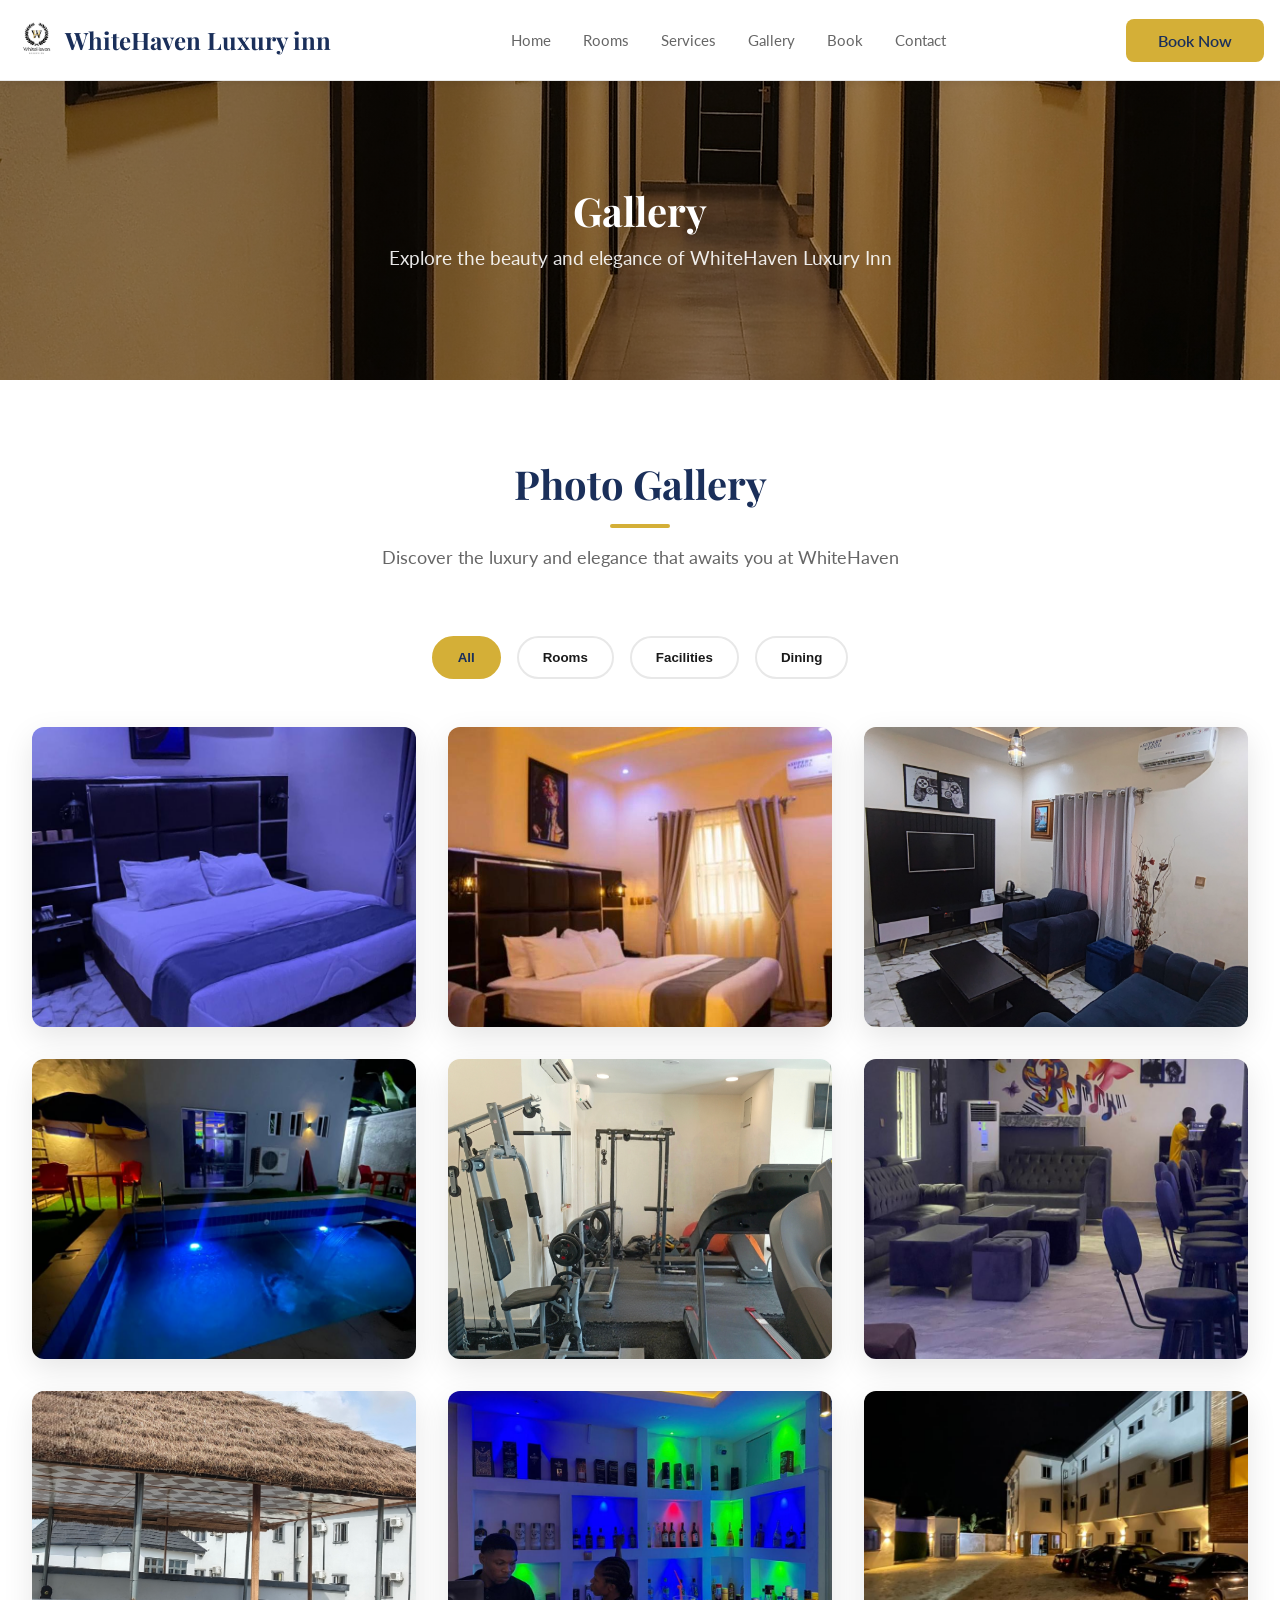
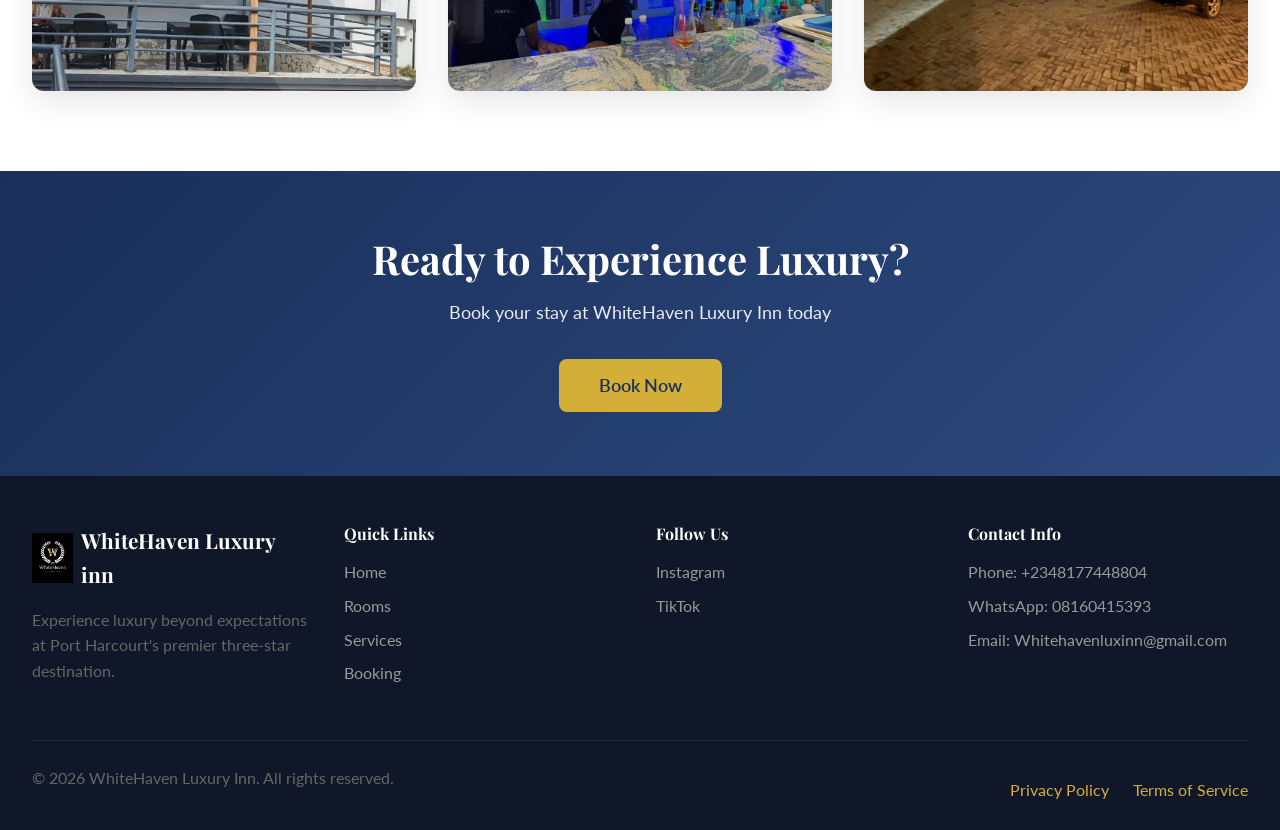
<file: gallery.html>
<!DOCTYPE html>
<html lang="en">
<head>
    <meta charset="UTF-8">
    <meta name="viewport" content="width=device-width, initial-scale=1.0">
    <title>Gallery - WhiteHaven Luxury Inn</title>
    <link rel="preconnect" href="https://fonts.googleapis.com">
    <link rel="preconnect" href="https://fonts.gstatic.com" crossorigin>
    <link href="https://fonts.googleapis.com/css2?family=Playfair+Display:wght@600;700&family=Lato:wght@400;600&display=swap" rel="stylesheet">
    <link rel="stylesheet" href="https://cdnjs.cloudflare.com/ajax/libs/font-awesome/6.4.0/css/all.min.css">
    <link rel="stylesheet" href="styles.css">
</head>
<body>
    <!-- Navigation -->
    <nav class="navbar">
        <div class="nav-container">
            <div class="nav-logo">
                <img src="images/logo.jpg" alt="logo" class="logo-image">
                <span>WhiteHaven Luxury inn</span>
            </div>
            <div class="nav-menu">
                <a href="index.html" class="nav-link">Home</a>
                <a href="rooms.html" class="nav-link">Rooms</a>
                <a href="services.html" class="nav-link">Services</a>
                <a href="gallery.html" class="nav-link">Gallery</a>
                <a href="booking.html" class="nav-link">Book</a>
                <a href="contact.html" class="nav-link">Contact</a>
            </div>
            <button class="btn btn-primary nav-btn" onclick="window.location.href='booking.html'">Book Now</button>
            <div class="hamburger">
                <span></span>
                <span></span>
                <span></span>
            </div>
        </div>
    </nav>

    <!-- Page Header -->
    <section class="page-header" style="background-image: url('images/Corridor.jpg');">
        <div class="page-header-overlay"></div>
        <div class="page-header-content">
            <h1>Gallery</h1>
            <p>Explore the beauty and elegance of WhiteHaven Luxury Inn</p>
        </div>
    </section>

    <!-- Gallery Section -->
    <section class="gallery-page">
        <div class="container">
            <div class="section-header">
                <h2>Photo Gallery</h2>
                <div class="accent-line"></div>
                <p>Discover the luxury and elegance that awaits you at WhiteHaven</p>
            </div>

            <!-- Gallery Filter -->
            <div class="gallery-filter">
                <button class="filter-btn active" data-filter="all">All</button>
                <button class="filter-btn" data-filter="rooms">Rooms</button>
                <button class="filter-btn" data-filter="facilities">Facilities</button>
                <button class="filter-btn" data-filter="dining">Dining</button>
            </div>

            <!-- Gallery Grid -->
            <div class="gallery-grid">
                <!-- Rooms -->
                <div class="gallery-item" data-category="rooms">
                    <img src="images/IMG-20260619-WA0045.jpg" alt="Luxury Bedroom">
                    <div class="gallery-overlay">
                        <div class="gallery-info">
                            <h3>Luxury Bedroom</h3>
                            <p>Standard Room</p>
                        </div>
                    </div>
                </div>

                <div class="gallery-item" data-category="rooms">
                    <img src="images/IMG-20260630-WA0051.jpg" alt="Deluxe Room">
                    <div class="gallery-overlay">
                        <div class="gallery-info">
                            <h3>Deluxe Room</h3>
                            <p>Premium Accommodation</p>
                        </div>
                    </div>
                </div>

                <div class="gallery-item" data-category="rooms">
                    <img src="images/Suite room 1 updated.jpg" alt="Premium Suite">
                    <div class="gallery-overlay">
                        <div class="gallery-info">
                            <h3>Premium Suite</h3>
                            <p>Luxury Living</p>
                        </div>
                    </div>
                </div>

                <!-- Facilities -->
                <div class="gallery-item" data-category="facilities">
                    <img src="images/IMG-20260630-WA0056.jpg" alt="Swimming Pool">
                    <div class="gallery-overlay">
                        <div class="gallery-info">
                            <h3>Swimming Pool</h3>
                            <p>Beautiful pool</p>
                        </div>
                    </div>
                </div>

                <div class="gallery-item" data-category="facilities">
                    <img src="images/Gym 2.jpg" alt="Fitness Center">
                    <div class="gallery-overlay">
                        <div class="gallery-info">
                            <h3>Fitness Center</h3>
                            <p>State-of-the-art gym</p>
                        </div>
                    </div>
                </div>


                <!-- Dining -->
                <div class="gallery-item" data-category="dining">
                    <img src="images/IMG-20260619-WA0034.jpg" alt="Fine Dining">
                    <div class="gallery-overlay">
                        <div class="gallery-info">
                            <h3>Fine Dining</h3>
                            <p>Restaurant</p>
                        </div>
                    </div>
                </div>

                <div class="gallery-item" data-category="dining">
                    <img src="images/Bush bar side view.jpg" alt="Rooftop Bar">
                    <div class="gallery-overlay">
                        <div class="gallery-info">
                            <h3>Rooftop Bar</h3>
                            <p>Panoramic views</p>
                        </div>
                    </div>
                </div>

                <div class="gallery-item" data-category="dining">
                    <img src="images/IMG-20260630-WA0053.jpg" alt="Lounge">
                    <div class="gallery-overlay">
                        <div class="gallery-info">
                            <h3>Toby's Lounge</h3>
                            <p>Premium beverages</p>
                        </div>
                    </div>
                </div>

                <div class="gallery-item" data-category="facilities">
                    <img src="images/IMG-20260619-WA0044.jpg" alt="parking space">
                    <div class="gallery-overlay">
                        <div class="gallery-info">
                            <h3>Parking Area</h3>
                            <P>Safe and Secure</P>
                        </div>
                    </div>
                </div>


            </div>
        </div>
    </section>

    <!-- Call to Action Section -->
    <section class="cta-section">
        <div class="container">
            <div class="cta-content">
                <h2>Ready to Experience Luxury?</h2>
                <p>Book your stay at WhiteHaven Luxury Inn today</p>
                <button class="btn btn-primary btn-large" onclick="window.location.href='booking.html'">Book Now</button>
            </div>
        </div>
    </section>

    <!-- Footer -->
    <footer class="footer">
        <div class="container">
            <div class="footer-grid">
                <div class="footer-section">
                    <div class="footer-logo">
                        <img src="images/logo2.jpg" alt="logo" class="logo-image">
                        <span>WhiteHaven Luxury inn</span>
                    </div>
                    <p>Experience luxury beyond expectations at Port Harcourt's premier three-star destination.</p>
                </div>

                <div class="footer-section">
                    <h4>Quick Links</h4>
                    <ul>
                        <li><a href="index.html">Home</a></li>
                        <li><a href="rooms.html">Rooms</a></li>
                        <li><a href="services.html">Services</a></li>
                        <li><a href="booking.html">Booking</a></li>
                    </ul>
                </div>

                <div class="footer-section">
                    <h4>Follow Us</h4>
                    <ul>
                         <li><a href="https://Instagram.com/Whitehavenluxuryinn?igsh=cGEwOXdiYXJraDUO">Instagram</a></li>
                        <li><a href="https://vm.tiktok.com/ZS96P27wtJWMg-n7Ezk">TikTok</a></li> 
                    </ul>
                </div>

                <div class="footer-section">
                    <h4>Contact Info</h4>
                    <ul>
                        <li>Phone: +2348177448804</li>
                        <li><a href="https://wa.me/8160415393?text=Hello%20WhiteHeaven%20Luxury%20Inn%2C%20I%20would%20like%20to%20book%20a%20room">WhatsApp: 08160415393</a></li>
                        <li><a href="https://mailto:Whitehavenluxinn@gmail.com">Email: Whitehavenluxinn@gmail.com</a></li>
                    </ul>
                </div>
            </div>

            <div class="footer-bottom">
                <p>&copy; 2026 WhiteHaven Luxury Inn. All rights reserved.</p>
                <div class="footer-links">
                    <a href="#">Privacy Policy</a>
                    <a href="#">Terms of Service</a>
                </div>
            </div>
        </div>
    </footer>

    <script src="script.js"></script>
</body>
</html>
</file>
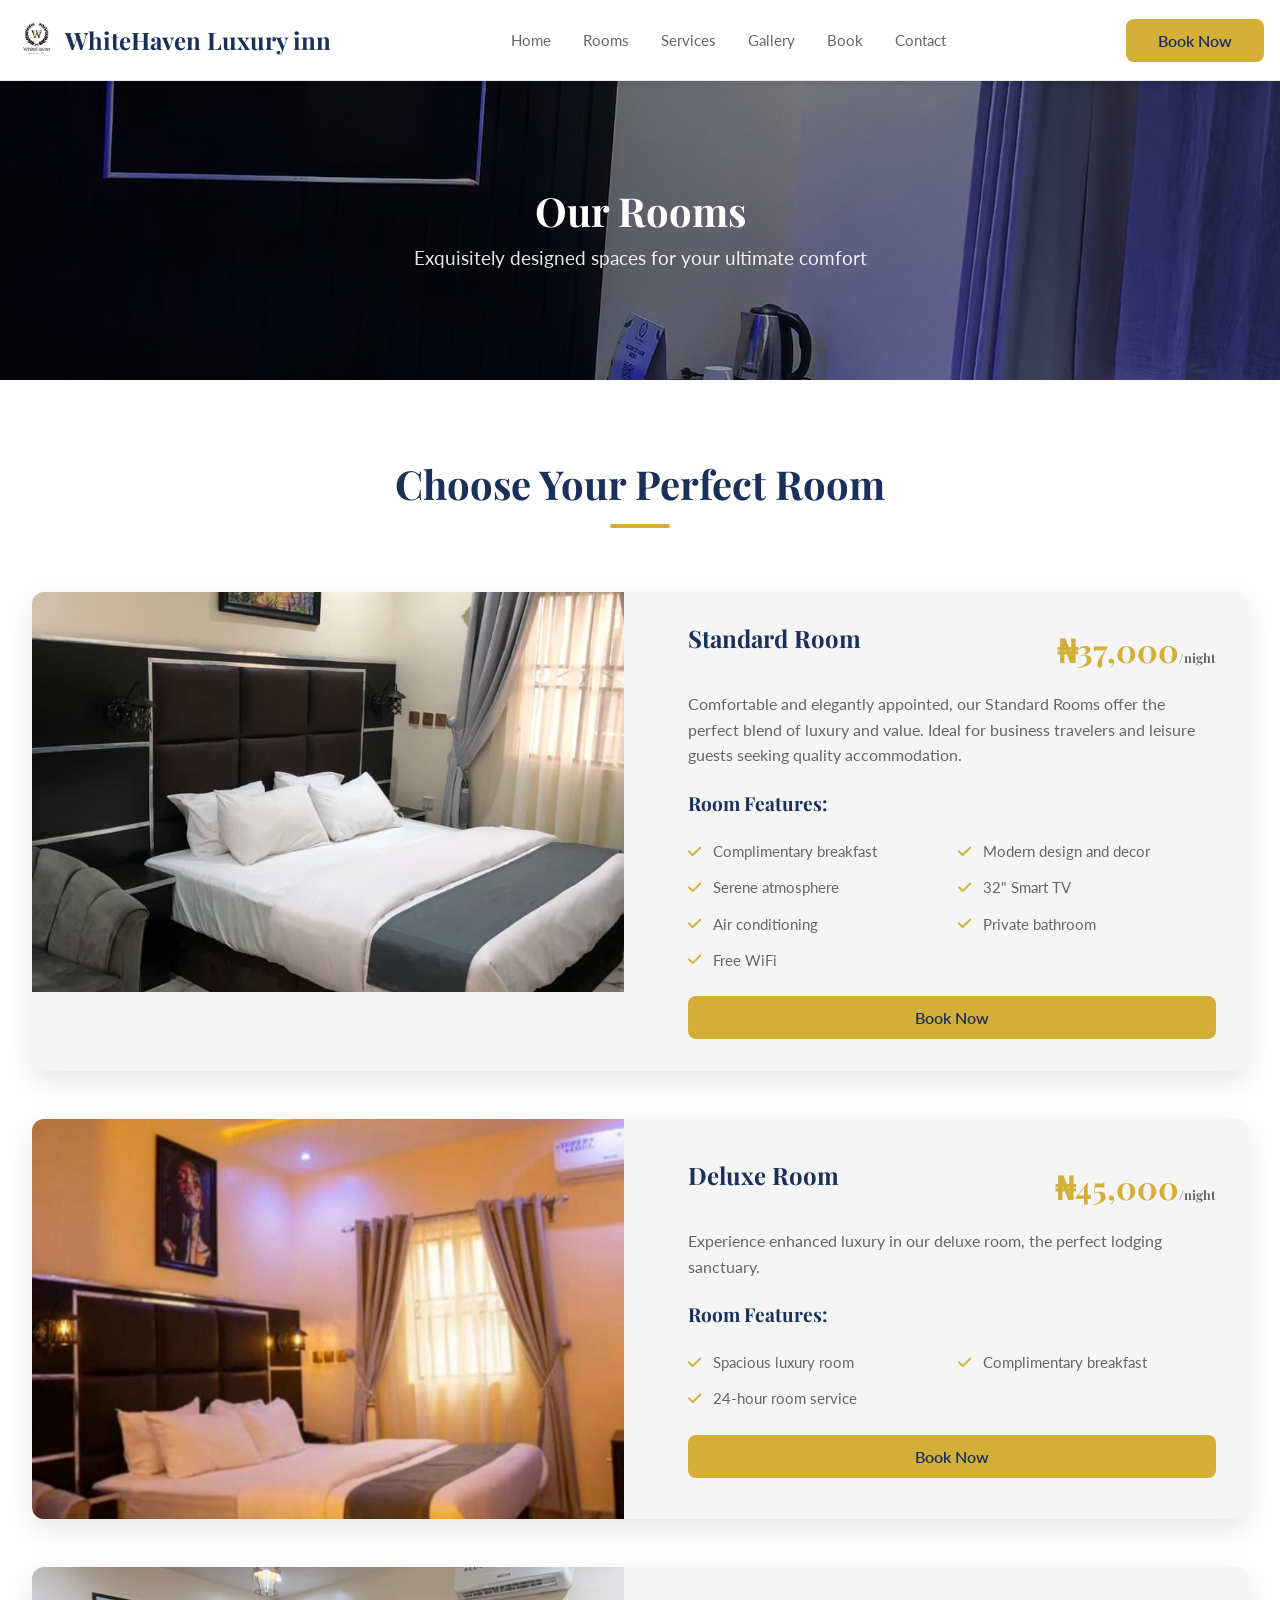
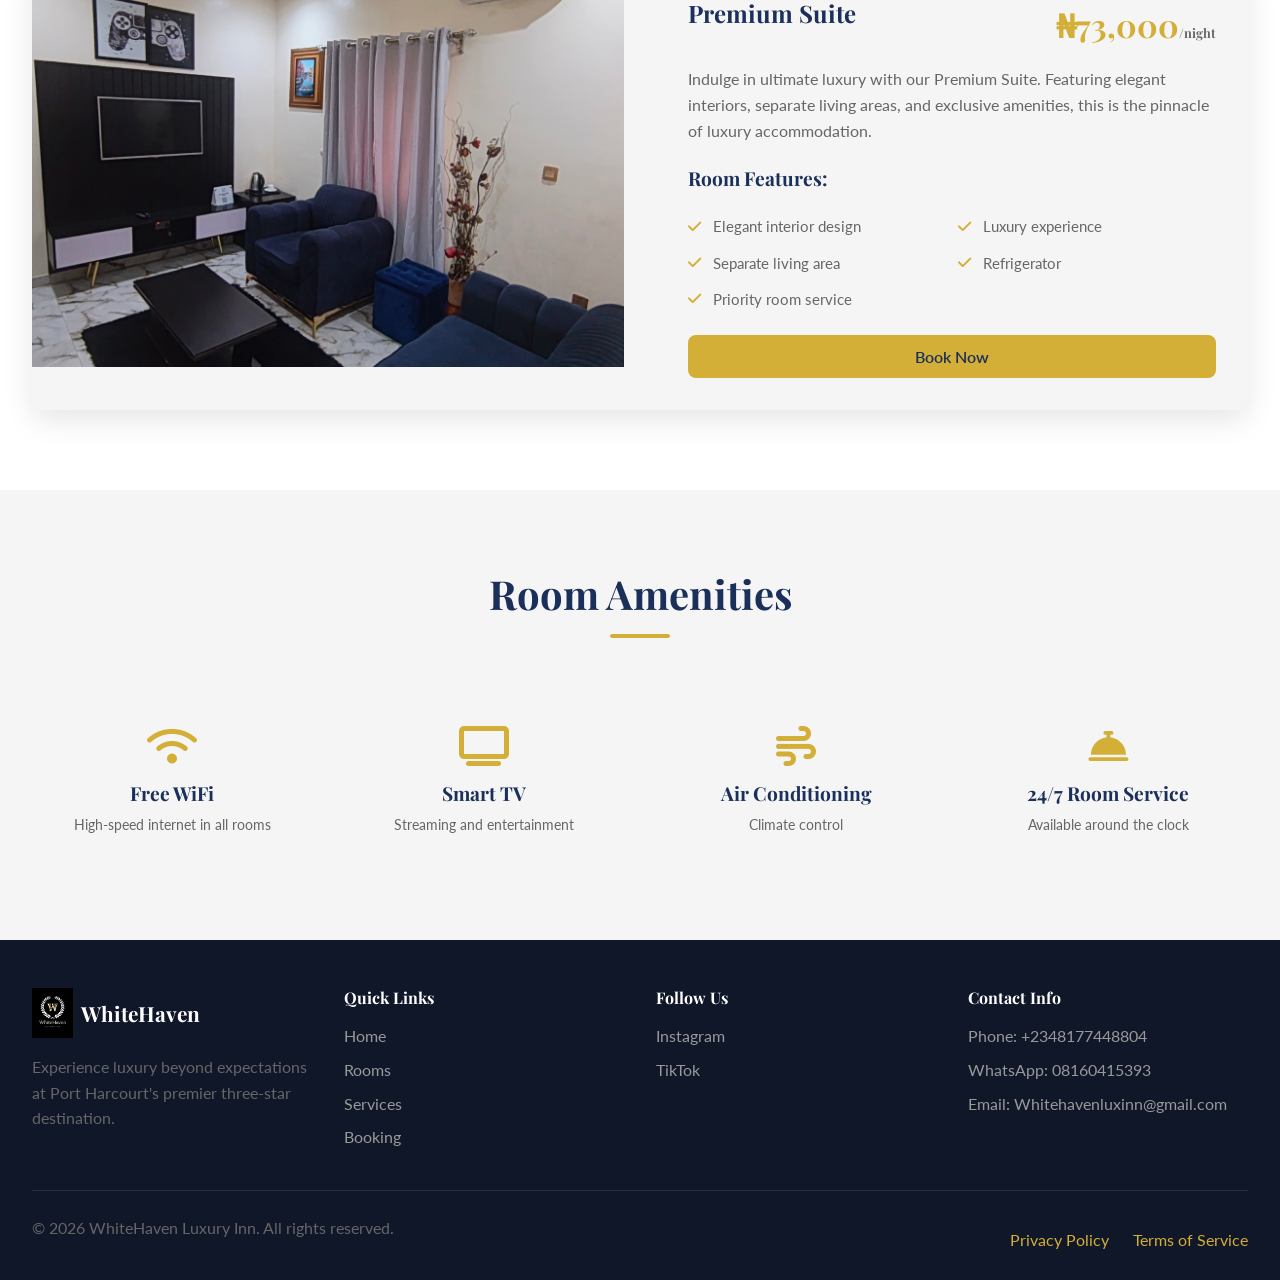
<file: rooms.html>
<!DOCTYPE html>
<html lang="en">
<head>
    <meta charset="UTF-8">
    <meta name="viewport" content="width=device-width, initial-scale=1.0">
    <title>Our Rooms - WhiteHaven Luxury Inn</title>
    <link rel="preconnect" href="https://fonts.googleapis.com">
    <link rel="preconnect" href="https://fonts.gstatic.com" crossorigin>
    <link href="https://fonts.googleapis.com/css2?family=Playfair+Display:wght@600;700&family=Lato:wght@400;600&display=swap" rel="stylesheet">
    <link rel="stylesheet" href="https://cdnjs.cloudflare.com/ajax/libs/font-awesome/6.4.0/css/all.min.css">
    <link rel="stylesheet" href="styles.css">
</head>
<body>
    <!-- Navigation -->
    <nav class="navbar">
        <div class="nav-container">
            <div class="nav-logo">
                <img src="images/logo.jpg" alt="`logo" class="logo-image">
                <span>WhiteHaven Luxury inn</span>
            </div>
            <div class="nav-menu">
                <a href="index.html" class="nav-link">Home</a>
                <a href="rooms.html" class="nav-link">Rooms</a>
                <a href="services.html" class="nav-link">Services</a>
                <a href="gallery.html" class="nav-link">Gallery</a>
                <a href="booking.html" class="nav-link">Book</a>
                <a href="contact.html" class="nav-link">Contact</a>
            </div>
            <button class="btn btn-primary nav-btn" onclick="window.location.href='booking.html'">Book Now</button>
            <div class="hamburger">
                <span></span>
                <span></span>
                <span></span>
            </div>
        </div>
    </nav>

    <!-- Page Header -->
    <section class="page-header" style="background-image: url('images/Suite\ 1.jpg');">
        <div class="page-header-overlay"></div>
        <div class="page-header-content">
            <h1>Our Rooms</h1>
            <p>Exquisitely designed spaces for your ultimate comfort</p>
        </div>
    </section>

    <!-- Rooms Section -->
    <section class="rooms-page">
        <div class="container">
            <div class="section-header">
                <h2>Choose Your Perfect Room</h2>
                <div class="accent-line"></div>
            </div>

            <div class="rooms-grid-full">
                <!-- Standard Room -->
                <div class="room-card-full animate-fade-in-up">
                    <div class="room-image-full">
                        <img src="images/IMG-20260630-WA0061.jpg" alt="Standard Room">
                    </div>
                    <div class="room-details-full">
                        <div class="room-header">
                            <h3>Standard Room</h3>
                            <div class="room-price-large">₦37,000<span>/night</span></div>
                        </div>
                        <p class="room-description">Comfortable and elegantly appointed, our Standard Rooms offer the perfect blend of luxury and value. Ideal for business travelers and leisure guests seeking quality accommodation.</p>
                        <h4>Room Features:</h4>
                        <ul class="room-features-full">
                            <li><i class="fas fa-check"></i> Complimentary breakfast</li>
                            <li><i class="fas fa-check"></i> Modern design and decor</li>
                            <li><i class="fas fa-check"></i> Serene atmosphere</li>
                            <li><i class="fas fa-check"></i> 32" Smart TV</li>
                            <li><i class="fas fa-check"></i> Air conditioning</li>
                            <li><i class="fas fa-check"></i> Private bathroom</li>
                            <li><i class="fas fa-check"></i> Free WiFi</li>
                        </ul>
                        <button class="btn btn-primary btn-block" onclick="window.location.href='booking.html'">Book Now</button>
                    </div>
                </div>

                <!-- Deluxe Room -->
                <div class="room-card-full animate-fade-in-up" style="animation-delay: 0.1s;">
                    <div class="room-image-full">
                        <img src="images/IMG-20260630-WA0051.jpg" alt="Deluxe Room">
                    </div>
                    <div class="room-details-full">
                        <div class="room-header">
                            <h3>Deluxe Room</h3>
                            <div class="room-price-large">₦45,000<span>/night</span></div>
                        </div>
                        <p class="room-description">Experience enhanced luxury in our deluxe room, the perfect lodging sanctuary.</p>
                        <h4>Room Features:</h4>
                        <ul class="room-features-full">
                            <li><i class="fas fa-check"></i> Spacious luxury room</li>
                            <li><i class="fas fa-check"></i> Complimentary breakfast</li>
                            <li><i class="fas fa-check"></i> 24-hour room service</li>
                        </ul>
                        <button class="btn btn-primary btn-block" onclick="window.location.href='booking.html'">Book Now</button>
                    </div>
                </div>

                <!-- Premium Suite -->
                <div class="room-card-full animate-fade-in-up" style="animation-delay: 0.2s;">
                    <div class="room-image-full">
                        <img src="images/Suite room 1 updated.jpg" alt="Premium Suite">
                    </div>
                    <div class="room-details-full">
                        <div class="room-header">
                            <h3>Premium Suite</h3>
                            <div class="room-price-large">₦73,000<span>/night</span></div>
                        </div>
                        <p class="room-description">Indulge in ultimate luxury with our Premium Suite. Featuring elegant interiors, separate living areas, and exclusive amenities, this is the pinnacle of luxury accommodation.</p>
                        <h4>Room Features:</h4>
                        <ul class="room-features-full">
                            <li><i class="fas fa-check"></i> Elegant interior design</li>
                            <li><i class="fas fa-check"></i> Luxury experience</li>
                            <li><i class="fas fa-check"></i> Separate living area</li>
                            <li><i class="fas fa-check"></i> Refrigerator</li>
                            <li><i class="fas fa-check"></i> Priority room service</li>
                        </ul>
                        <button class="btn btn-primary btn-block" onclick="window.location.href='booking.html'">Book Now</button>
                    </div>
                </div>
            </div>
        </div>
    </section>

    <!-- Room Amenities Section -->
    <section class="room-amenities">
        <div class="container">
            <div class="section-header">
                <h2>Room Amenities</h2>
                <div class="accent-line"></div>
            </div>

            <div class="amenities-grid">
                <div class="amenity-item">
                    <i class="fas fa-wifi"></i>
                    <h4>Free WiFi</h4>
                    <p>High-speed internet in all rooms</p>
                </div>
                <div class="amenity-item">
                    <i class="fas fa-tv"></i>
                    <h4>Smart TV</h4>
                    <p>Streaming and entertainment</p>
                </div>
                <div class="amenity-item">
                    <i class="fas fa-wind"></i>
                    <h4>Air Conditioning</h4>
                    <p>Climate control</p>
                </div>
                <div class="amenity-item">
                    <i class="fas fa-concierge-bell"></i>
                    <h4>24/7 Room Service</h4>
                    <p>Available around the clock</p>
                </div>
            </div>
        </div>
    </section>

    <!-- Footer -->
    <footer class="footer">
        <div class="container">
            <div class="footer-grid">
                <div class="footer-section">
                    <div class="footer-logo">
                        <img src="images/logo2.jpg" alt="logo" class="logo-image">
                        <span>WhiteHaven</span>
                    </div>
                    <p>Experience luxury beyond expectations at Port Harcourt's premier three-star destination.</p>
                </div>

                <div class="footer-section">
                    <h4>Quick Links</h4>
                    <ul>
                        <li><a href="index.html">Home</a></li>
                        <li><a href="rooms.html">Rooms</a></li>
                        <li><a href="services.html">Services</a></li>
                        <li><a href="booking.html">Booking</a></li>
                    </ul>
                </div>

                <div class="footer-section">
                    <h4>Follow Us</h4>
                    <ul>
                        <li><a href="https://Instagram.com/Whitehavenluxuryinn?igsh=cGEwOXdiYXJraDUO">Instagram</a></li>
                        <li><a href="https://vm.tiktok.com/ZS96P27wtJWMg-n7Ezk">TikTok</a></li>
                    </ul>
                </div>

                <div class="footer-section">
                    <h4>Contact Info</h4>
                    <ul>
                        <li>Phone: +2348177448804</li>
                        <li><a href="https://wa.me/8160415393?text=Hello%20WhiteHeaven%20Luxury%20Inn%2C%20I%20would%20like%20to%20book%20a%20room">WhatsApp: 08160415393</a></li>
                        <li><a href="https://mailto:Whitehavenluxinn@gmail.com">Email: Whitehavenluxinn@gmail.com</a></li>
                    </ul>
                </div>
            </div>

            <div class="footer-bottom">
                <p>&copy; 2026 WhiteHaven Luxury Inn. All rights reserved.</p>
                <div class="footer-links">
                    <a href="#">Privacy Policy</a>
                    <a href="#">Terms of Service</a>
                </div>
            </div>
        </div>
    </footer>

    <script src="script.js"></script>
</body>
</html>
</file>
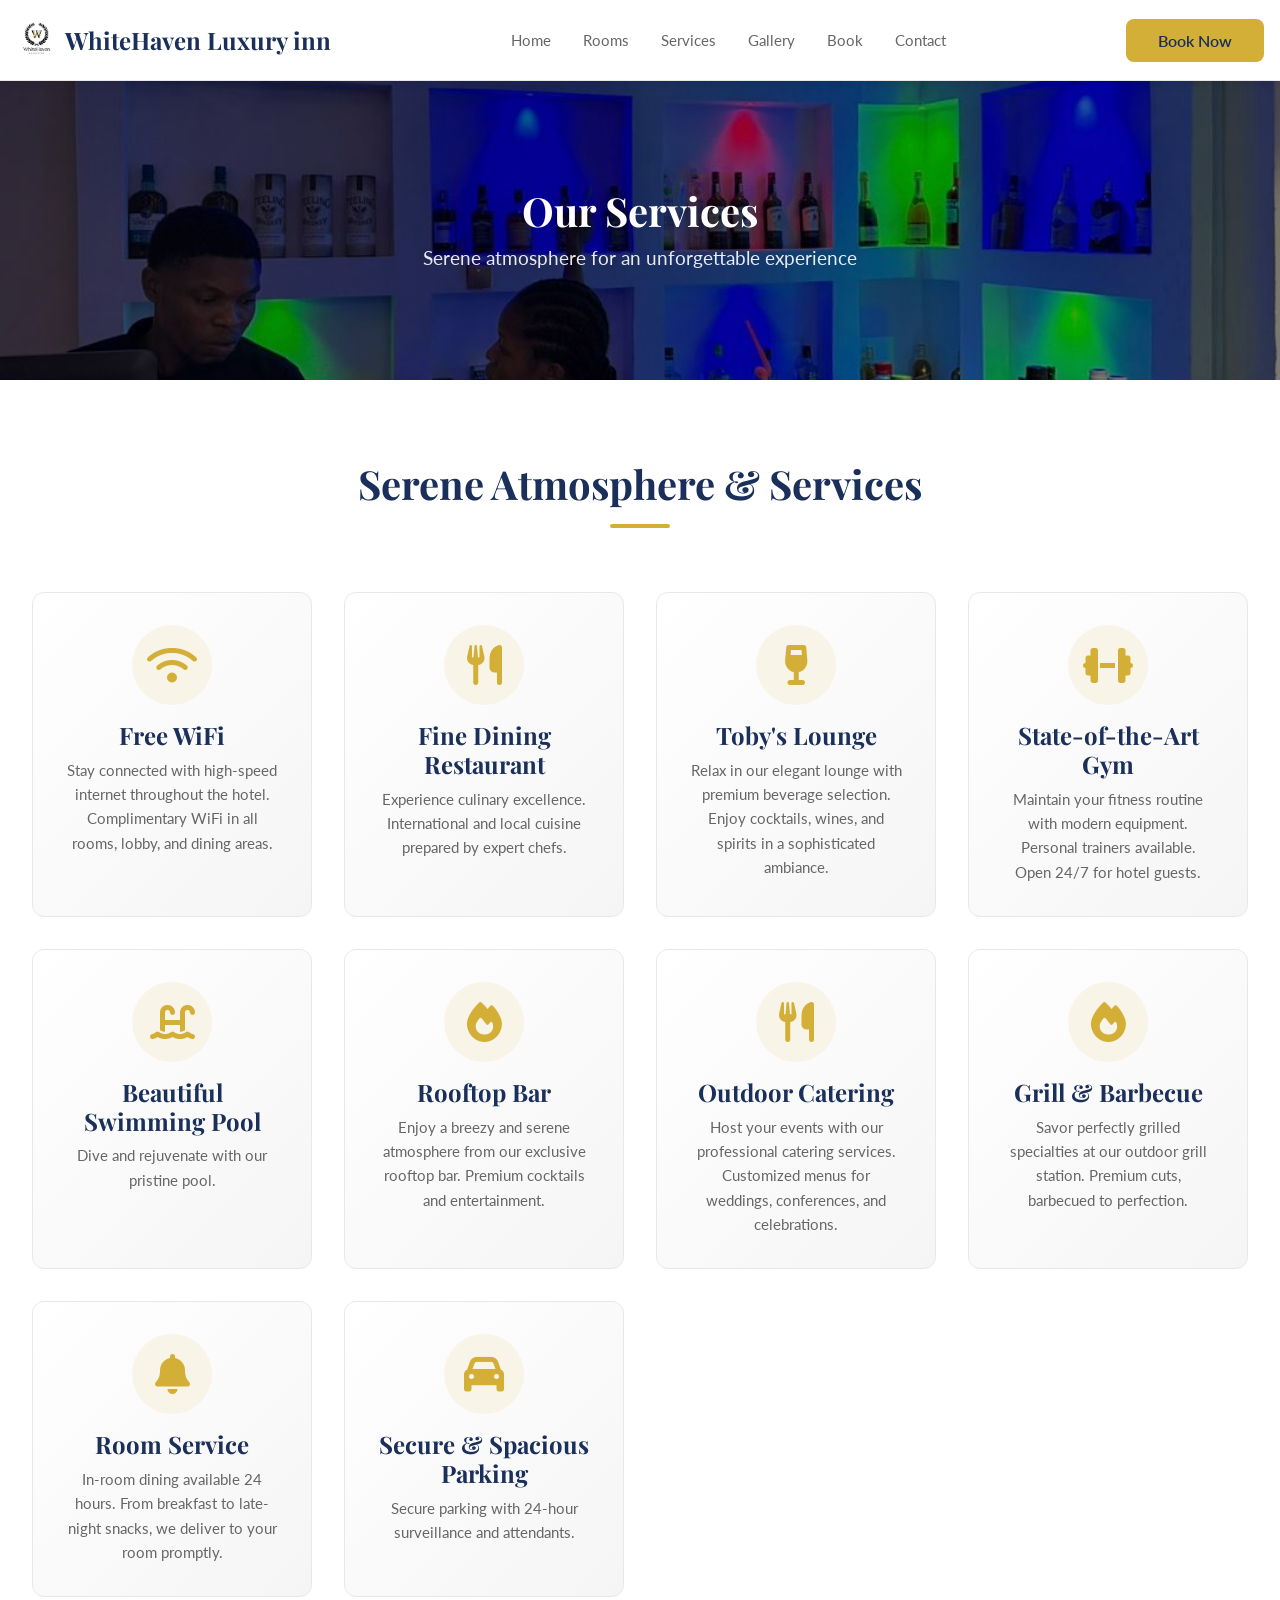
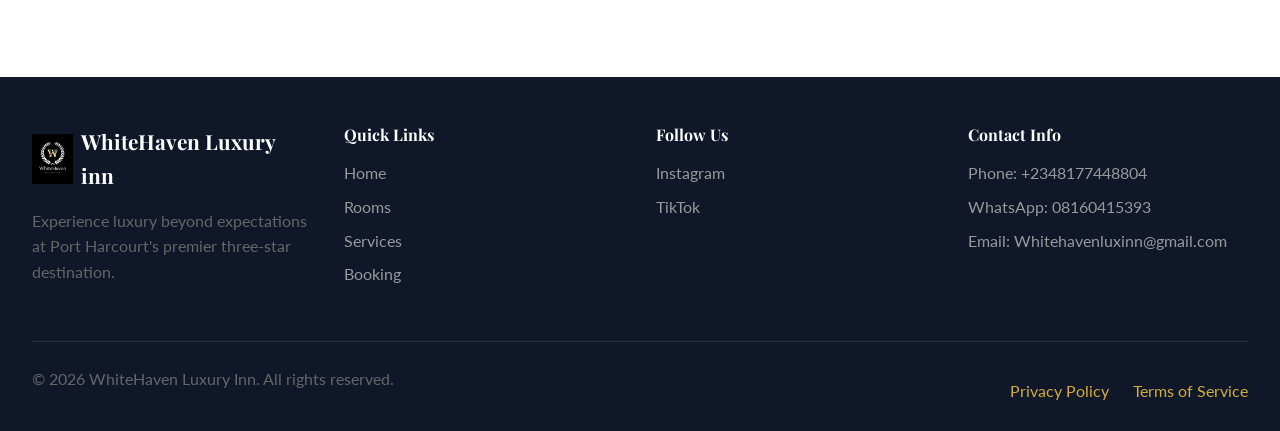
<file: services.html>
<!DOCTYPE html>
<html lang="en">
<head>
    <meta charset="UTF-8">
    <meta name="viewport" content="width=device-width, initial-scale=1.0">
    <title>Services & Amenities - WhiteHaven Luxury Inn</title>
    <link rel="preconnect" href="https://fonts.googleapis.com">
    <link rel="preconnect" href="https://fonts.gstatic.com" crossorigin>
    <link href="https://fonts.googleapis.com/css2?family=Playfair+Display:wght@600;700&family=Lato:wght@400;600&display=swap" rel="stylesheet">
    <link rel="stylesheet" href="https://cdnjs.cloudflare.com/ajax/libs/font-awesome/6.4.0/css/all.min.css">
    <link rel="stylesheet" href="styles.css">
</head>
<body>
    <!-- Navigation -->
    <nav class="navbar">
        <div class="nav-container">
            <div class="nav-logo">
                <img src="images/logo.jpg" alt="logo" class="logo-image">
                <span>WhiteHaven Luxury inn</span>
            </div>
            <div class="nav-menu">
                <a href="index.html" class="nav-link">Home</a>
                <a href="rooms.html" class="nav-link">Rooms</a>
                <a href="services.html" class="nav-link">Services</a>
                <a href="gallery.html" class="nav-link">Gallery</a>
                <a href="booking.html" class="nav-link">Book</a>
                <a href="contact.html" class="nav-link">Contact</a>
            </div>
            <button class="btn btn-primary nav-btn" onclick="window.location.href='booking.html'">Book Now</button>
            <div class="hamburger">
                <span></span>
                <span></span>
                <span></span>
            </div>
        </div>
    </nav>

    <!-- Page Header -->
    <section class="page-header" style="background-image: url('images/IMG-20260630-WA0053.jpg');">
        <div class="page-header-overlay"></div>
        <div class="page-header-content">
            <h1>Our Services</h1>
            <p>Serene atmosphere for an unforgettable experience</p>
        </div>
    </section>

    <!-- Services Section -->
    <section class="services-page">
        <div class="container">
            <div class="section-header">
                <h2>Serene Atmosphere & Services</h2>
                <div class="accent-line"></div>
            </div>

            <div class="services-grid-full">
                <!-- Free WiFi -->
                <div class="service-card-full animate-fade-in-up">
                    <div class="service-icon-large">
                        <i class="fas fa-wifi"></i>
                    </div>
                    <h3>Free WiFi</h3>
                    <p>Stay connected with high-speed internet throughout the hotel. Complimentary WiFi in all rooms, lobby, and dining areas.</p>
                </div>

                <!-- Restaurant -->
                <div class="service-card-full animate-fade-in-up" style="animation-delay: 0.1s;">
                    <div class="service-icon-large">
                        <i class="fas fa-utensils"></i>
                    </div>
                    <h3>Fine Dining Restaurant</h3>
                    <p>Experience culinary excellence. International and local cuisine prepared by expert chefs.</p>
                </div>

                <!-- Toby's Lounge -->
                <div class="service-card-full animate-fade-in-up" style="animation-delay: 0.2s;">
                    <div class="service-icon-large">
                        <i class="fas fa-wine-glass"></i>
                    </div>
                    <h3>Toby's Lounge</h3>
                    <p>Relax in our elegant lounge with premium beverage selection. Enjoy cocktails, wines, and spirits in a sophisticated ambiance.</p>
                </div>

                <!-- Gym -->
                <div class="service-card-full animate-fade-in-up" style="animation-delay: 0.3s;">
                    <div class="service-icon-large">
                        <i class="fas fa-dumbbell"></i>
                    </div>
                    <h3>State-of-the-Art Gym</h3>
                    <p>Maintain your fitness routine with modern equipment. Personal trainers available. Open 24/7 for hotel guests.</p>
                </div>

                <!-- Swimming Pool -->
                <div class="service-card-full animate-fade-in-up" style="animation-delay: 0.4s;">
                    <div class="service-icon-large">
                        <i class="fas fa-swimming-pool"></i>
                    </div>
                    <h3>Beautiful Swimming Pool</h3>
                    <p>Dive and rejuvenate with our pristine pool.</p>
                </div>

                <!-- Rooftop Bar -->
                <div class="service-card-full animate-fade-in-up" style="animation-delay: 0.5s;">
                    <div class="service-icon-large">
                        <i class="fas fa-fire"></i>
                    </div>
                    <h3>Rooftop Bar</h3>
                    <p>Enjoy a breezy and serene atmosphere from our exclusive rooftop bar. Premium cocktails and entertainment.</p>
                </div>

                <!-- Outdoor Catering -->
                <div class="service-card-full animate-fade-in-up" style="animation-delay: 0.6s;">
                    <div class="service-icon-large">
                        <i class="fas fa-utensils"></i>
                    </div>
                    <h3>Outdoor Catering</h3>
                    <p>Host your events with our professional catering services. Customized menus for weddings, conferences, and celebrations.</p>
                </div>

                <!-- Grill & Barbecue -->
                <div class="service-card-full animate-fade-in-up" style="animation-delay: 0.7s;">
                    <div class="service-icon-large">
                        <i class="fas fa-fire"></i>
                    </div>
                    <h3>Grill & Barbecue</h3>
                    <p>Savor perfectly grilled specialties at our outdoor grill station. Premium cuts, barbecued to perfection.</p>
                </div>

                <!-- Room Service -->
                <div class="service-card-full animate-fade-in-up" style="animation-delay: 1.1s;">
                    <div class="service-icon-large">
                        <i class="fas fa-bell"></i>
                    </div>
                    <h3>Room Service</h3>
                    <p>In-room dining available 24 hours. From breakfast to late-night snacks, we deliver to your room promptly.</p>
                </div>

                <!-- Valet Parking -->
                <div class="service-card-full animate-fade-in-up" style="animation-delay: 1.2s;">
                    <div class="service-icon-large">
                        <i class="fas fa-car"></i>
                    </div>
                    <h3>Secure & Spacious Parking</h3>
                    <p>Secure parking with 24-hour surveillance and attendants.</p>
                </div>
            </div>
        </div>
    </section>

    <!-- Footer -->
    <footer class="footer">
        <div class="container">
            <div class="footer-grid">
                <div class="footer-section">
                    <div class="footer-logo">
                        <img src="images/logo2.jpg" alt="logo" class="logo-image">
                        <span>WhiteHaven Luxury inn</span>
                    </div>
                    <p>Experience luxury beyond expectations at Port Harcourt's premier three-star destination.</p>
                </div>

                <div class="footer-section">
                    <h4>Quick Links</h4>
                    <ul>
                        <li><a href="index.html">Home</a></li>
                        <li><a href="rooms.html">Rooms</a></li>
                        <li><a href="services.html">Services</a></li>
                        <li><a href="booking.html">Booking</a></li>
                    </ul>
                </div>

                <div class="footer-section">
                    <h4>Follow Us</h4>
                    <ul>
                         <li><a href="https://Instagram.com/Whitehavenluxuryinn?igsh=cGEwOXdiYXJraDUO">Instagram</a></li>
                        <li><a href="https://vm.tiktok.com/ZS96P27wtJWMg-n7Ezk">TikTok</a></li>
                    </ul>
                </div>

                <div class="footer-section">
                    <h4>Contact Info</h4>
                    <ul>
                        <li>Phone: +2348177448804</li>
                        <li><a href="https://wa.me/8160415393?text=Hello%20WhiteHeaven%20Luxury%20Inn%2C%20I%20would%20like%20to%20book%20a%20room">WhatsApp: 08160415393</a></li>
                        <li><a href="https://mailto:Whitehavenluxinn@gmail.com">Email: Whitehavenluxinn@gmail.com</a></li>
                    </ul>
                </div>
            </div>

            <div class="footer-bottom">
                <p>&copy; 2026 WhiteHaven Luxury Inn. All rights reserved.</p>
                <div class="footer-links">
                    <a href="#">Privacy Policy</a>
                    <a href="#">Terms of Service</a>
                </div>
            </div>
        </div>
    </footer>

    <script src="script.js"></script>
</body>
</html>
</file>
<file: styles.css>
/* ============================================
   WhiteHaven Luxury Inn - CSS Stylesheet
   Multi-page website styling
   ============================================ */

:root {
    --primary: #D4AF37;
    --primary-dark: #B8860B;
    --secondary: #1a2f5a;
    --secondary-light: #2d4a7f;
    --background: #ffffff;
    --text-dark: #1a1a1a;
    --text-light: #666666;
    --border-light: #e8e8e8;
    --accent-light: #f5f5f5;
    
    --font-display: 'Playfair Display', serif;
    --font-body: 'Lato', sans-serif;
    
    --spacing-xs: 0.5rem;
    --spacing-sm: 1rem;
    --spacing-md: 1.5rem;
    --spacing-lg: 2rem;
    --spacing-xl: 3rem;
    --spacing-2xl: 4rem;
    
    --shadow-sm: 0 2px 8px rgba(0, 0, 0, 0.08);
    --shadow-md: 0 10px 30px rgba(0, 0, 0, 0.1);
    --shadow-lg: 0 20px 60px rgba(0, 0, 0, 0.12);
    
    --transition-fast: 0.2s ease-out;
    --transition-normal: 0.3s cubic-bezier(0.23, 1, 0.32, 1);
    --transition-smooth: 0.4s cubic-bezier(0.77, 0, 0.175, 1);
}

* {
    margin: 0;
    padding: 0;
    box-sizing: border-box;
}

html {
    scroll-behavior: smooth;
}

body {
    font-family: var(--font-body);
    color: var(--text-dark);
    background-color: var(--background);
    line-height: 1.6;
    overflow-x: hidden;
}

/* ============================================
   TYPOGRAPHY
   ============================================ */

h1, h2, h3, h4, h5, h6 {
    font-family: var(--font-display);
    font-weight: 700;
    line-height: 1.2;
    margin-bottom: var(--spacing-md);
}

h1 { font-size: 3.5rem; }
h2 { font-size: 2.5rem; color: var(--secondary); }
h3 { font-size: 1.5rem; color: var(--secondary); }
h4 { font-size: 1.2rem; color: var(--secondary); }

p {
    color: var(--text-light);
    margin-bottom: var(--spacing-md);
}

a {
    color: var(--primary);
    text-decoration: none;
    transition: color var(--transition-normal);
}

a:hover {
    color: var(--primary-dark);
}

/* ============================================
   BUTTONS
   ============================================ */

.btn {
    display: inline-block;
    padding: 0.75rem 2rem;
    border: none;
    border-radius: 0.5rem;
    font-family: var(--font-body);
    font-size: 1rem;
    font-weight: 600;
    cursor: pointer;
    transition: all var(--transition-normal);
    text-align: center;
    text-decoration: none;
}

.btn:active {
    transform: scale(0.97);
}

.btn-primary {
    background-color: var(--primary);
    color: var(--secondary);
}

.btn-primary:hover {
    background-color: var(--primary-dark);
    box-shadow: var(--shadow-md);
    transform: translateY(-2px);
}

.btn-outline {
    background-color: transparent;
    color: white;
    border: 2px solid white;
}

.btn-outline:hover {
    background-color: white;
    color: var(--secondary);
}

.btn-block {
    width: 100%;
    display: block;
}

.btn-large {
    padding: 1rem 2.5rem;
    font-size: 1.1rem;
}

/* ============================================
   CONTAINER & LAYOUT
   ============================================ */

.container {
    max-width: 1280px;
    margin: 0 auto;
    padding: 0 1rem;
}

@media (min-width: 768px) {
    .container {
        padding: 0 2rem;
    }
}

/* ============================================
   NAVIGATION
   ============================================ */

.navbar {
    position: fixed;
    top: 0;
    width: 100%;
    z-index: 1000;
    background-color: rgba(255, 255, 255, 0.95);
    backdrop-filter: blur(10px);
    border-bottom: 1px solid var(--border-light);
    box-shadow: var(--shadow-sm);
}

.nav-container {
    max-width: 1280px;
    margin: 0 auto;
    padding: 0 1rem;
    display: flex;
    align-items: center;
    justify-content: space-between;
    height: 80px;
}

.nav-logo {
    display: flex;
    align-items: center;
    gap: 0.5rem;
    font-family: var(--font-display);
    font-size: 1.5rem;
    font-weight: 700;
    color: var(--secondary);
    cursor: pointer;
}

.logo-image {
    height: 50px;
    width: auto;
    object-fit: contain;
    transition: transform var(--transition-normal);
}


.nav-logo:hover .logo-image{
    transform: scale(1.05);
}

.nav-logo i {
    color: var(--primary);
    font-size: 1.8rem;
}

.nav-menu {
    display: none;
    gap: 2rem;
    align-items: center;
}

@media (min-width: 768px) {
    .nav-menu {
        display: flex;
    }
}

.nav-link {
    color: var(--text-light);
    font-size: 0.95rem;
    transition: color var(--transition-normal);
}

.nav-link:hover {
    color: var(--primary);
}

.nav-btn {
    display: none;
}

@media (min-width: 768px) {
    .nav-btn {
        display: inline-block;
    }
}

.hamburger {
    display: flex;
    flex-direction: column;
    gap: 0.5rem;
    cursor: pointer;
}

@media (min-width: 768px) {
    .hamburger {
        display: none;
    }
}

.hamburger span {
    width: 25px;
    height: 3px;
    background-color: var(--secondary);
    border-radius: 2px;
    transition: all var(--transition-normal);
    display: block;
}

.hamburger .active span:nth-child(1) {
    transform: rotate(45deg) translate(8px, 8px);
}

.hamburger .active span:nth-child(2) {
    opacity: 0;
}

.hamburger.active span:nth-child(3) {
    transform: rotate(-45deg)translate(7px,-7px);
}

@media (max-width:768px) {
    .nav-menu.active {
        display: flex !important;
        position: absolute;
        top: 80px;
        left: 0;
        right: 0;
        flex-direction: column;
        background-color: white;
        padding: 1rem;
        box-shadow: 0 4px 12px rgba(0, 0, 0, 0.1);
        gap: 1rem;
        z-index: 999;
        border-bottom: 1px solid #e8e8e8;
    }
    .nav-menu.active .nav-link {
        padding: 0.75rem;
        display: block;
        width: 100%;
    }
}

/* ============================================
   HERO SECTION
   ============================================ */

.hero {
    position: relative;
    height: 100vh;
    display: flex;
    align-items: center;
    justify-content: center;
    text-align: center;
    color: white;
    margin-top: 80px;
    overflow: hidden;
}

.hero-background {
    position: absolute;
    top: 0;
    left: 0;
    width: 100%;
    height: 100%;
    background-size: cover;
    background-position: center;
    background-attachment: fixed;
    z-index: -2;
}

.hero-overlay {
    position: absolute;
    top: 0;
    left: 0;
    width: 100%;
    height: 100%;
    background: linear-gradient(135deg, rgba(0, 0, 0, 0.4) 0%, rgba(0, 0, 0, 0.2) 100%);
    z-index: -1;
}

.hero-content {
    position: relative;
    z-index: 1;
    max-width: 800px;
    padding: 2rem;
}

.hero-title {
    font-size: 3.5rem;
    font-weight: 700;
    margin-bottom: 1rem;
    line-height: 1.2;
}

@media (max-width: 768px) {
    .hero-title {
        font-size: 2.5rem;
    }
}

.hero-subtitle {
    font-size: 1.5rem;
    margin-bottom: 2rem;
    font-weight: 300;
    letter-spacing: 1px;
    color: white;
}

.hero-buttons {
    display: flex;
    gap: 1rem;
    justify-content: center;
    flex-wrap: wrap;
}

.scroll-indicator {
    position: absolute;
    bottom: 30px;
    left: 50%;
    transform: translateX(-50%);
    font-size: 2rem;
    color: white;
    animation: bounce 2s infinite;
}

@keyframes bounce {
    0%, 100% {
        transform: translateX(-50%) translateY(0);
    }
    50% {
        transform: translateX(-50%) translateY(-10px);
    }
}

/* ============================================
   PAGE HEADER
   ============================================ */

.page-header {
    position: relative;
    height: 300px;
    display: flex;
    align-items: center;
    justify-content: center;
    text-align: center;
    color: white;
    background-size: cover;
    background-position: center;
    margin-top: 80px;
    overflow: hidden;
}

.page-header-overlay {
    position: absolute;
    top: 0;
    left: 0;
    width: 100%;
    height: 100%;
    background: linear-gradient(135deg, rgba(0, 0, 0, 0.5) 0%, rgba(0, 0, 0, 0.3) 100%);
    z-index: 1;
}

.page-header-content {
    position: relative;
    z-index: 2;
    text-align: center;
}

.page-header-content h1 {
    font-size: 2.5rem;
    margin-bottom: 0.5rem;
}

.page-header-content p {
    font-size: 1.2rem;
    color: rgba(255, 255, 255, 0.9);
    margin-bottom: 0;
}

/* ============================================
   SECTIONS
   ============================================ */

section {
    padding: 5rem 0;
}

.section-header {
    text-align: center;
    margin-bottom: 4rem;
}

.section-header h2 {
    font-size: 2.5rem;
    margin-bottom: 1rem;
}

.section-header.light h2 {
    color: white;
}

.accent-line {
    width: 60px;
    height: 4px;
    background-color: var(--primary);
    margin: 1rem auto;
    border-radius: 2px;
}

.section-header p {
    font-size: 1.1rem;
    color: var(--text-light);
    max-width: 600px;
    margin: 1rem auto 0;
}

.section-header.light p {
    color: rgba(255, 255, 255, 0.8);
}

/* ============================================
   ABOUT SECTION
   ============================================ */

.about {
    background-color: var(--background);
}

.stats-grid {
    display: grid;
    grid-template-columns: repeat(auto-fit, minmax(200px, 1fr));
    gap: 2rem;
}

.stat-card {
    padding: 2rem;
    background-color: var(--accent-light);
    border-radius: 0.75rem;
    text-align: center;
    transition: all var(--transition-normal);
    cursor: pointer;
}

.stat-card:hover {
    box-shadow: var(--shadow-md);
    transform: translateY(-5px);
    background-color: var(--primary);
    color: white;
}

.stat-value {
    font-family: var(--font-display);
    font-size: 2.5rem;
    font-weight: 700;
    color: var(--primary);
    margin-bottom: 0.5rem;
}

.stat-card:hover .stat-value {
    color: white;
}

.stat-label {
    font-size: 0.95rem;
    color: var(--text-light);
    font-weight: 600;
}

.stat-card:hover .stat-label {
    color: white;
}

/* ============================================
   ROOMS SECTION
   ============================================ */

.featured-rooms {
    background-color: var(--accent-light);
}

.rooms-grid {
    display: grid;
    grid-template-columns: repeat(auto-fit, minmax(300px, 1fr));
    gap: 2rem;
}

.room-card {
    background-color: white;
    border-radius: 0.75rem;
    overflow: hidden;
    box-shadow: var(--shadow-md);
    transition: all var(--transition-smooth);
}

.room-card:hover {
    box-shadow: var(--shadow-lg);
    transform: translateY(-10px);
}

.room-image {
    position: relative;
    height: 250px;
    overflow: hidden;
}

.room-image img {
    width: 100%;
    height: 100%;
    object-fit: cover;
    transition: transform 0.5s ease;
}

.room-card:hover .room-image img {
    transform: scale(1.05);
}

.room-price {
    position: absolute;
    top: 1rem;
    right: 1rem;
    background-color: var(--primary);
    color: var(--secondary);
    padding: 0.5rem 1rem;
    border-radius: 2rem;
    font-weight: 700;
    font-size: 0.95rem;
}

.room-content {
    padding: 1.5rem;
}

.room-content h3 {
    margin-bottom: 1rem;
    color: var(--secondary);
}

.room-features {
    list-style: none;
    margin-bottom: 1.5rem;
}

.room-features li {
    display: flex;
    align-items: center;
    gap: 0.75rem;
    margin-bottom: 0.5rem;
    color: var(--text-light);
    font-size: 0.95rem;
}

.room-features i {
    color: var(--primary);
    font-size: 0.8rem;
}

/* ============================================
   ROOMS PAGE SPECIFIC
   ============================================ */

.rooms-page {
    background-color: var(--background);
}

.rooms-grid-full {
    display: grid;
    grid-template-columns: 1fr;
    gap: 3rem;
}

.room-card-full {
    display: grid;
    grid-template-columns: 1fr 1fr;
    gap: 2rem;
    background-color: var(--accent-light);
    border-radius: 0.75rem;
    overflow: hidden;
    box-shadow: var(--shadow-md);
    transition: all var(--transition-normal);
}

.room-card-full:hover {
    box-shadow: var(--shadow-lg);
    transform: translateY(-5px);
}

.room-image-full {
    height: 400px;
    overflow: hidden;
}

.room-image-full img {
    width: 100%;
    height: 100%;
    object-fit: cover;
    transition: transform 0.5s ease;
}

.room-card-full:hover .room-image-full img {
    transform: scale(1.05);
}

.room-details-full {
    padding: 2rem;
    display: flex;
    flex-direction: column;
    justify-content: center;
}

.room-header {
    display: flex;
    justify-content: space-between;
    align-items: start;
    margin-bottom: 1rem;
}

.room-header h3 {
    margin-bottom: 0;
}

.room-price-large {
    font-family: var(--font-display);
    font-size: 2rem;
    color: var(--primary);
    font-weight: 700;
}

.room-price-large span {
    font-size: 0.8rem;
    color: var(--text-light);
}

.room-description {
    margin-bottom: 1.5rem;
    color: var(--text-light);
}

.room-features-full {
    list-style: none;
    margin-bottom: 1.5rem;
    display: grid;
    grid-template-columns: 1fr 1fr;
    gap: 0.75rem;
}

.room-features-full li {
    display: flex;
    align-items: center;
    gap: 0.75rem;
    color: var(--text-light);
    font-size: 0.95rem;
}

.room-features-full i {
    color: var(--primary);
}

.room-amenities {
    background-color: var(--accent-light);
}

.amenities-grid {
    display: grid;
    grid-template-columns: repeat(auto-fit, minmax(200px, 1fr));
    gap: 2rem;
}

.amenity-item {
    text-align: center;
    padding: 1.5rem;
}

.amenity-item i {
    font-size: 2.5rem;
    color: var(--primary);
    margin-bottom: 1rem;
}

.amenity-item h4 {
    margin-bottom: 0.5rem;
}

.amenity-item p {
    font-size: 0.9rem;
    color: var(--text-light);
    margin-bottom: 0;
}

@media (max-width: 768px) {
    .room-card-full {
        grid-template-columns: 1fr;
    }

    .room-image-full {
        height: 300px;
    }
}

/* ============================================
   SERVICES SECTION
   ============================================ */

.services-page {
    background-color: var(--background);
}

.services-grid-full {
    display: grid;
    grid-template-columns: repeat(auto-fit, minmax(280px, 1fr));
    gap: 2rem;
}

.service-card-full {
    padding: 2rem;
    background: linear-gradient(135deg, white 0%, var(--accent-light) 100%);
    border: 1px solid var(--border-light);
    border-radius: 0.75rem;
    text-align: center;
    transition: all var(--transition-normal);
}

.service-card-full:hover {
    box-shadow: var(--shadow-lg);
    border-color: var(--primary);
    transform: translateY(-5px);
}

.service-icon-large {
    width: 80px;
    height: 80px;
    background-color: rgba(212, 175, 55, 0.1);
    border-radius: 50%;
    display: flex;
    align-items: center;
    justify-content: center;
    margin: 0 auto 1rem;
    font-size: 2.5rem;
    color: var(--primary);
    transition: all var(--transition-normal);
}

.service-card-full:hover .service-icon-large {
    background-color: var(--primary);
    color: white;
    transform: scale(1.1);
}

.service-card-full h3 {
    margin-bottom: 0.5rem;
}

.service-card-full p {
    font-size: 0.95rem;
    margin-bottom: 0;
}

.special-services {
    background-color: var(--accent-light);
}

.special-services-grid {
    display: grid;
    grid-template-columns: repeat(auto-fit, minmax(250px, 1fr));
    gap: 2rem;
}

.special-service-item {
    padding: 2rem;
    background-color: white;
    border-radius: 0.75rem;
    box-shadow: var(--shadow-sm);
    transition: all var(--transition-normal);
}

.special-service-item:hover {
    box-shadow: var(--shadow-md);
    transform: translateY(-3px);
}

.special-service-item h3 {
    margin-bottom: 1rem;
}

.special-service-item p {
    margin-bottom: 0;
}

/* ============================================
   BOOKING PAGE
   ============================================ */

.booking-page {
    background-color: var(--background);
}

.booking-wrapper {
    display: grid;
    grid-template-columns: 2fr 1fr;
    gap: 3rem;
}

.booking-form-section {
    background-color: var(--accent-light);
    padding: 2rem;
    border-radius: 0.75rem;
}

.booking-form-full {
    display: flex;
    flex-direction: column;
    gap: 2rem;
}

.form-section {
    display: flex;
    flex-direction: column;
    gap: 1.5rem;
}

.form-section h3 {
    margin-bottom: 0;
    font-size: 1.2rem;
}

.form-row {
    display: grid;
    grid-template-columns: repeat(auto-fit, minmax(200px, 1fr));
    gap: 1.5rem;
}

.form-group {
    display: flex;
    flex-direction: column;
}

.form-group label {
    font-weight: 600;
    color: var(--secondary);
    margin-bottom: 0.5rem;
    font-size: 0.95rem;
}

.form-group input,
.form-group select,
.form-group textarea {
    padding: 0.75rem;
    border: 1px solid var(--border-light);
    border-radius: 0.5rem;
    font-family: var(--font-body);
    font-size: 0.95rem;
    transition: all var(--transition-normal);
}

.form-group input:focus,
.form-group select:focus,
.form-group textarea:focus {
    outline: none;
    border-color: var(--primary);
    box-shadow: 0 0 0 3px rgba(212, 175, 55, 0.1);
}

.form-group textarea {
    resize: vertical;
}

.checkbox-group {
    display: flex;
    flex-direction: column;
    gap: 1rem;
}

.checkbox-label {
    display: flex;
    align-items: center;
    gap: 0.75rem;
    cursor: pointer;
    font-size: 0.95rem;
}

.checkbox-label input {
    width: 18px;
    height: 18px;
    cursor: pointer;
}

.booking-summary-section {
    display: flex;
    flex-direction: column;
    gap: 2rem;
}

.booking-summary {
    background-color: var(--accent-light);
    padding: 1.5rem;
    border-radius: 0.75rem;
    box-shadow: var(--shadow-sm);
}

.booking-summary h3 {
    margin-bottom: 1.5rem;
    font-size: 1.2rem;
}

.summary-item {
    display: flex;
    justify-content: space-between;
    padding: 0.75rem 0;
    border-bottom: 1px solid var(--border-light);
    color: var(--text-light);
}

.summary-item.total {
    border-bottom: none;
    border-top: 2px solid var(--primary);
    padding-top: 1rem;
    margin-top: 1rem;
    font-weight: 700;
    color: var(--secondary);
    font-size: 1.1rem;
}

.summary-divider {
    height: 1px;
    background-color: var(--border-light);
    margin: 1rem 0;
}

.room-info-card,
.contact-info-card {
    background-color: var(--accent-light);
    padding: 1.5rem;
    border-radius: 0.75rem;
    box-shadow: var(--shadow-sm);
}

.room-info-card h4,
.contact-info-card h4 {
    margin-bottom: 1rem;
}

.contact-info-card ul {
    list-style: none;
}

.contact-info-card li {
    padding: 0.5rem 0;
    color: var(--text-light);
    font-size: 0.9rem;
}

.faq-section {
    background-color: var(--accent-light);
}

.faq-grid {
    display: grid;
    grid-template-columns: repeat(auto-fit, minmax(300px, 1fr));
    gap: 2rem;
}

.faq-item {
    background-color: white;
    padding: 1.5rem;
    border-radius: 0.75rem;
    box-shadow: var(--shadow-sm);
}

.faq-item h4 {
    margin-bottom: 0.75rem;
    color: var(--secondary);
}

.faq-item p {
    font-size: 0.95rem;
    margin-bottom: 0;
}

@media (max-width: 768px) {
    .booking-wrapper {
        grid-template-columns: 1fr;
    }

    .form-row {
        grid-template-columns: 1fr;
    }
}

/* ============================================
   CONTACT PAGE
   ============================================ */

.contact-page {
    background-color: var(--background);
}

.contact-wrapper {
    display: grid;
    grid-template-columns: 1fr 1fr;
    gap: 3rem;
}

.contact-form-section {
    background-color: var(--accent-light);
    padding: 2rem;
    border-radius: 0.75rem;
}

.contact-form {
    display: flex;
    flex-direction: column;
    gap: 1.5rem;
}

.contact-info-section {
    background-color: var(--accent-light);
    padding: 2rem;
    border-radius: 0.75rem;
}

.contact-methods {
    display: grid;
    grid-template-columns: 1fr;
    gap: 1.5rem;
    margin-bottom: 2rem;
}

.contact-method {
    background-color: white;
    padding: 1.5rem;
    border-radius: 0.75rem;
    text-align: center;
    transition: all var(--transition-normal);
}

.contact-method:hover {
    box-shadow: var(--shadow-md);
    transform: translateY(-3px);
}

.contact-method-icon {
    width: 60px;
    height: 60px;
    background-color: rgba(212, 175, 55, 0.1);
    border-radius: 50%;
    display: flex;
    align-items: center;
    justify-content: center;
    margin: 0 auto 1rem;
    font-size: 1.5rem;
    color: var(--primary);
}

.contact-method h3 {
    margin-bottom: 0.5rem;
    font-size: 1.1rem;
}

.contact-method p {
    font-size: 0.95rem;
    margin-bottom: 0.25rem;
}

.contact-method p.small {
    font-size: 0.85rem;
    color: var(--text-light);
}

.office-hours {
    background-color: white;
    padding: 1.5rem;
    border-radius: 0.75rem;
}

.office-hours h3 {
    margin-bottom: 1rem;
    font-size: 1.1rem;
}

.office-hours ul {
    list-style: none;
}

.office-hours li {
    display: flex;
    justify-content: space-between;
    padding: 0.75rem 0;
    border-bottom: 1px solid var(--border-light);
    font-size: 0.95rem;
}

.office-hours li:last-child {
    border-bottom: none;
}

.office-hours span:first-child {
    font-weight: 600;
    color: var(--secondary);
}

.office-hours span:last-child {
    color: var(--text-light);
}

.map-section {
    background-color: var(--accent-light);
}

.map-container {
    border-radius: 0.75rem;
    overflow: hidden;
    box-shadow: var(--shadow-md);
}

.departments-section {
    background-color: var(--background);
}

.departments-grid {
    display: grid;
    grid-template-columns: repeat(auto-fit, minmax(250px, 1fr));
    gap: 2rem;
}

.department-card {
    background-color: var(--accent-light);
    padding: 1.5rem;
    border-radius: 0.75rem;
    box-shadow: var(--shadow-sm);
    transition: all var(--transition-normal);
}

.department-card:hover {
    box-shadow: var(--shadow-md);
    transform: translateY(-3px);
}

.department-card h3 {
    margin-bottom: 0.75rem;
    font-size: 1.1rem;
}

.department-card p {
    font-size: 0.9rem;
    margin-bottom: 0.5rem;
}

.contact-detail {
    display: flex;
    align-items: center;
    gap: 0.5rem;
    margin-bottom: 0.5rem;
}

.contact-detail i {
    color: var(--primary);
    width: 20px;
}

@media (max-width: 768px) {
    .contact-wrapper {
        grid-template-columns: 1fr;
    }
}

/* ============================================
   GALLERY PAGE
   ============================================ */

.gallery-page {
    background-color: var(--background);
}

.gallery-filter {
    display: flex;
    justify-content: center;
    gap: 1rem;
    margin-bottom: 3rem;
    flex-wrap: wrap;
}

.filter-btn {
    padding: 0.75rem 1.5rem;
    border: 2px solid var(--border-light);
    background-color: white;
    color: var(--text-dark);
    border-radius: 2rem;
    cursor: pointer;
    font-weight: 600;
    transition: all var(--transition-normal);
}

.filter-btn:hover,
.filter-btn.active {
    background-color: var(--primary);
    color: var(--secondary);
    border-color: var(--primary);
}

.gallery-grid {
    display: grid;
    grid-template-columns: repeat(auto-fill, minmax(300px, 1fr));
    gap: 2rem;
}

.gallery-item {
    position: relative;
    height: 300px;
    border-radius: 0.75rem;
    overflow: hidden;
    box-shadow: var(--shadow-md);
    cursor: pointer;
    transition: all var(--transition-normal);
}

.gallery-item img {
    width: 100%;
    height: 100%;
    object-fit: cover;
    transition: transform 0.5s ease;
}

.gallery-item:hover img {
    transform: scale(1.1);
}

.gallery-overlay {
    position: absolute;
    top: 0;
    left: 0;
    width: 100%;
    height: 100%;
    background: linear-gradient(135deg, rgba(0, 0, 0, 0.3) 0%, rgba(0, 0, 0, 0.6) 100%);
    display: flex;
    align-items: center;
    justify-content: center;
    opacity: 0;
    transition: opacity var(--transition-normal);
}

.gallery-item:hover .gallery-overlay {
    opacity: 1;
}

.gallery-info {
    text-align: center;
    color: white;
}

.gallery-info h3 {
    color: white;
    margin-bottom: 0.5rem;
    font-size: 1.2rem;
}

.gallery-info p {
    color: rgba(255, 255, 255, 0.9);
    font-size: 0.9rem;
    margin-bottom: 0;
}

.cta-section {
    background: linear-gradient(135deg, var(--secondary) 0%, var(--secondary-light) 100%);
    color: white;
    text-align: center;
    padding: 4rem 0;
}

.cta-content h2 {
    color: white;
    margin-bottom: 1rem;
}

.cta-content p {
    color: rgba(255, 255, 255, 0.9);
    font-size: 1.1rem;
    margin-bottom: 2rem;
}

/* ============================================
   OFFERS SECTION
   ============================================ */

.offers {
    background: linear-gradient(135deg, var(--secondary) 0%, var(--secondary-light) 100%);
    color: white;
}

.offers .section-header h2 {
    color: white;
}

.offers-grid {
    display: grid;
    grid-template-columns: repeat(auto-fit, minmax(250px, 1fr));
    gap: 2rem;
}

.offer-card {
    padding: 2rem;
    background: rgba(255, 255, 255, 0.1);
    backdrop-filter: blur(10px);
    border: 1px solid rgba(255, 255, 255, 0.2);
    border-radius: 0.75rem;
    transition: all var(--transition-normal);
}

.offer-card:hover {
    background: rgba(255, 255, 255, 0.15);
    border-color: var(--primary);
    transform: translateY(-5px);
}

.offer-badge {
    display: inline-block;
    background-color: var(--primary);
    color: var(--secondary);
    padding: 0.4rem 0.8rem;
    border-radius: 2rem;
    font-size: 0.75rem;
    font-weight: 700;
    margin-bottom: 1rem;
}

.offer-card h3 {
    color: white;
    margin-bottom: 0.5rem;
}

.offer-card p {
    color: rgba(255, 255, 255, 0.9);
    font-size: 0.95rem;
    margin-bottom: 0;
}

/* ============================================
   TESTIMONIALS SECTION
   ============================================ */

.testimonials {
    background-color: var(--accent-light);
}

.testimonials-grid {
    display: grid;
    grid-template-columns: repeat(auto-fit, minmax(280px, 1fr));
    gap: 2rem;
}

.testimonial-card {
    padding: 2rem;
    background-color: white;
    border-radius: 0.75rem;
    box-shadow: var(--shadow-md);
    transition: all var(--transition-normal);
}

.testimonial-card:hover {
    box-shadow: var(--shadow-lg);
    transform: translateY(-5px);
}

.stars {
    display: flex;
    gap: 0.25rem;
    margin-bottom: 1rem;
}

.stars i {
    color: var(--primary);
    font-size: 0.9rem;
}

.testimonial-text {
    font-style: italic;
    color: var(--text-light);
    margin-bottom: 1rem;
    line-height: 1.6;
}

.testimonial-author {
    font-weight: 700;
    color: var(--secondary);
    margin-bottom: 0.25rem;
}

.testimonial-role {
    font-size: 0.85rem;
    color: var(--text-light);
    margin-bottom: 0;
}

/* ============================================
   FOOTER
   ============================================ */

.footer {
    background-color: #0f1729;
    color: #999;
    padding: 3rem 0 1rem;
}

.footer-grid {
    display: grid;
    grid-template-columns: repeat(auto-fit, minmax(250px, 1fr));
    gap: 2rem;
    margin-bottom: 2rem;
}

.footer-section h4 {
    color: white;
    margin-bottom: 1rem;
    font-size: 1rem;
}

.footer-logo {
    display: flex;
    align-items: center;
    gap: 0.5rem;
    font-family: var(--font-display);
    font-size: 1.3rem;
    font-weight: 700;
    color: white;
    margin-bottom: 1rem;
}

.footer-logo i {
    color: var(--primary);
    font-size: 1.5rem;
}

.footer-section ul {
    list-style: none;
}

.footer-section ul li {
    margin-bottom: 0.5rem;
}

.footer-section a {
    color: #999;
    transition: color var(--transition-normal);
}

.footer-section a:hover {
    color: var(--primary);
}

.footer-bottom {
    border-top: 1px solid rgba(255, 255, 255, 0.1);
    padding-top: 1.5rem;
    display: flex;
    justify-content: space-between;
    align-items: center;
    flex-wrap: wrap;
    gap: 1rem;
}

.footer-links {
    display: flex;
    gap: 1.5rem;
}

/* ============================================
   ANIMATIONS
   ============================================ */

@keyframes fadeIn {
    from { opacity: 0; }
    to { opacity: 1; }
}

@keyframes fadeInUp {
    from {
        opacity: 0;
        transform: translateY(30px);
    }
    to {
        opacity: 1;
        transform: translateY(0);
    }
}

.animate-fade-in {
    animation: fadeIn 1s ease-out;
}

.animate-fade-in-up {
    animation: fadeInUp 0.8s ease-out forwards;
    opacity: 0;
}

/* ============================================
   RESPONSIVE DESIGN
   ============================================ */

@media (max-width: 768px) {
    section {
        padding: 3rem 0;
    }

    h1 { font-size: 2.5rem; }
    h2 { font-size: 1.8rem; }
    h3 { font-size: 1.2rem; }

    .hero-title {
        font-size: 2rem;
    }

    .hero-subtitle {
        font-size: 1.1rem;
    }

    .page-header {
        height: 250px;
    }

    .page-header-content h1 {
        font-size: 2rem;
    }

    .page-header-content p {
        font-size: 1rem;
    }

    .section-header h2 {
        font-size: 1.8rem;
    }

    .rooms-grid,
    .services-grid-full,
    .testimonials-grid,
    .offers-grid,
    .departments-grid,
    .gallery-grid {
        grid-template-columns: 1fr;
    }

    .gallery-grid {
        grid-template-columns: repeat(auto-fill, minmax(250px, 1fr));
    }

    .nav-container {
        padding: 0 0.75rem;
    }

    .nav-logo {
        font-size: 1.2rem;
    }

    .nav-logo i {
        font-size: 1.5rem;
    }
}

@media (max-width: 480px) {
    .container {
        padding: 0 0.75rem;
    }

    h1 { font-size: 1.8rem; }
    h2 { font-size: 1.5rem; }

    section {
        padding: 2rem 0;
    }

    .hero-title {
        font-size: 1.5rem;
    }

    .hero-subtitle {
        font-size: 0.95rem;
    }

    .section-header h2 {
        font-size: 1.5rem;
    }

    .page-header {
        height: 200px;
        margin-top: 70px;
    }

    .page-header-content h1 {
        font-size: 1.5rem;
    }

    .page-header-content p {
        font-size: 0.9rem;
    }

    .gallery-grid {
        grid-template-columns: 1fr;
    }

    .gallery-item {
        height: 250px;
    }

    .hero-buttons {
        flex-direction: column;
    }

    .btn {
        width: 100%;
    }

    .form-row {
        grid-template-columns: 1fr;
    }

    .footer-bottom {
        flex-direction: column;
        text-align: center;
    }

    .footer-links {
        flex-direction: column;
        gap: 0.5rem;
    }
}
</file>
